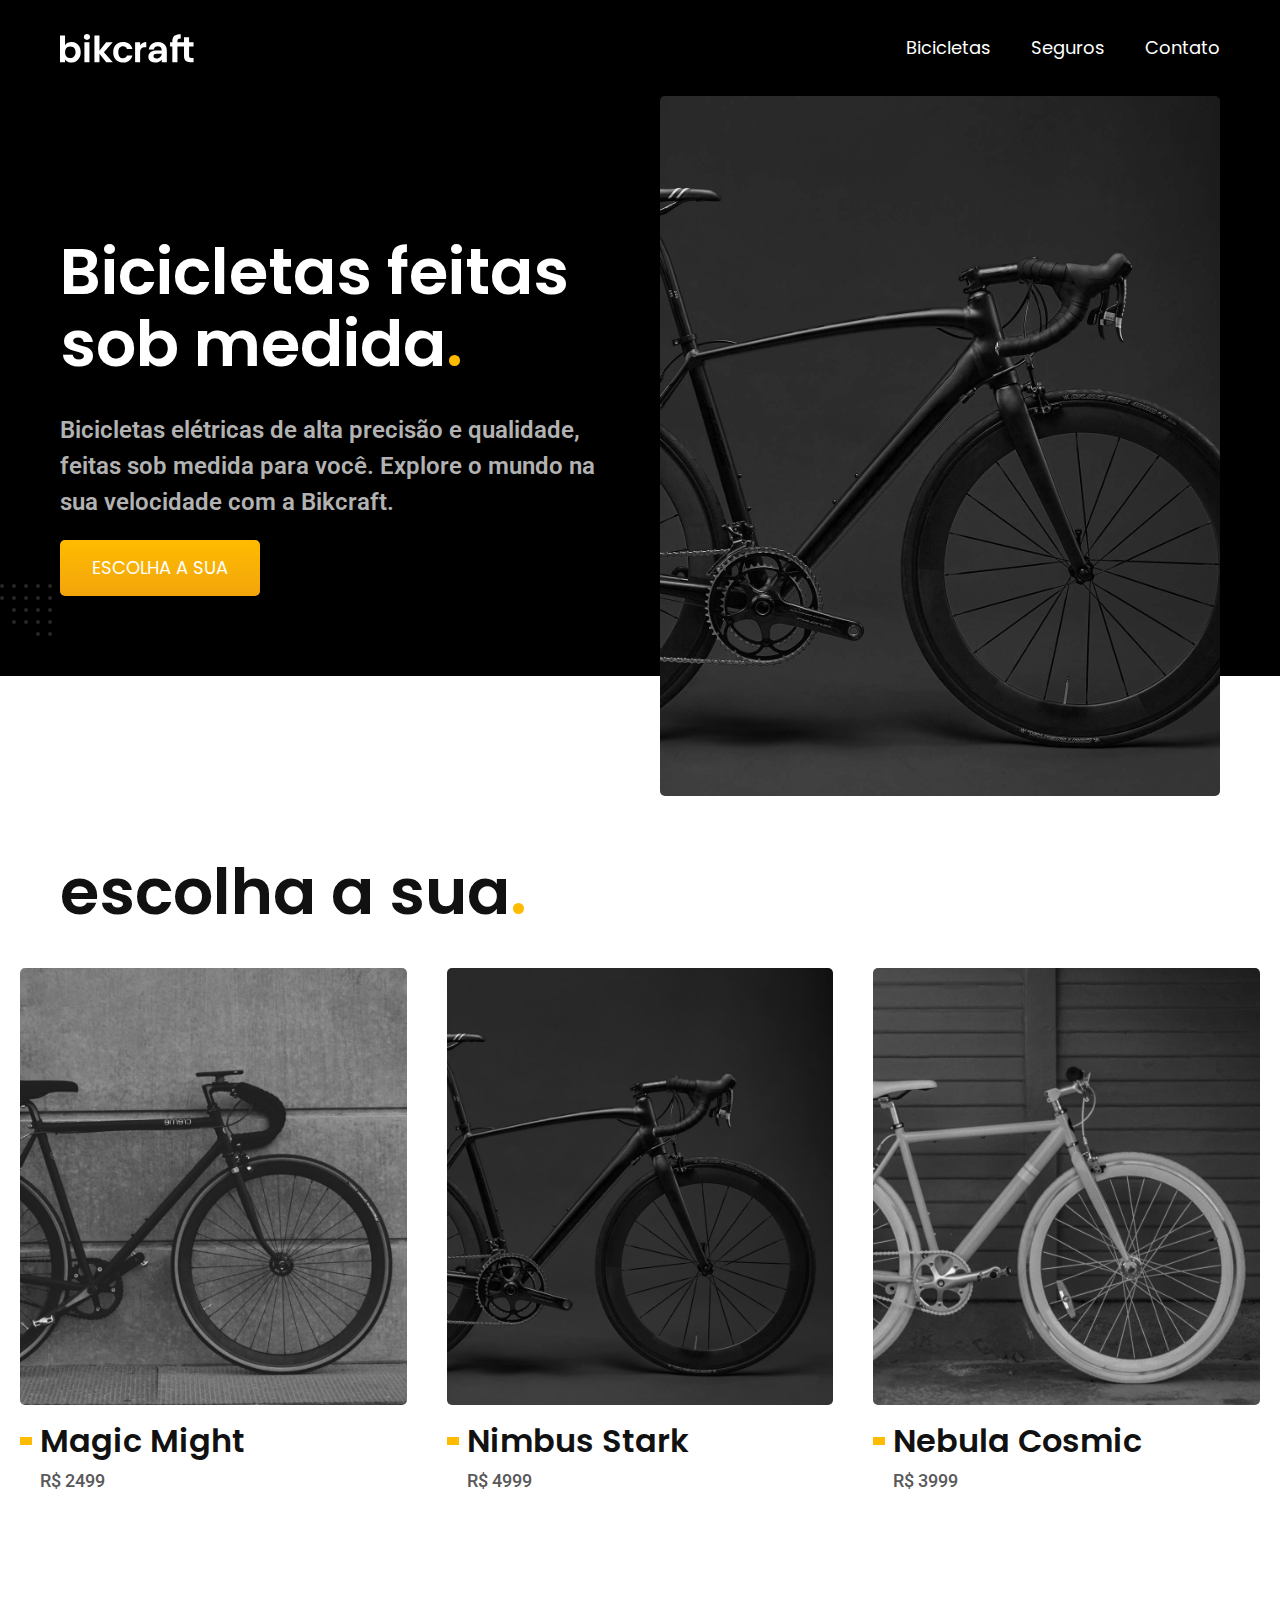
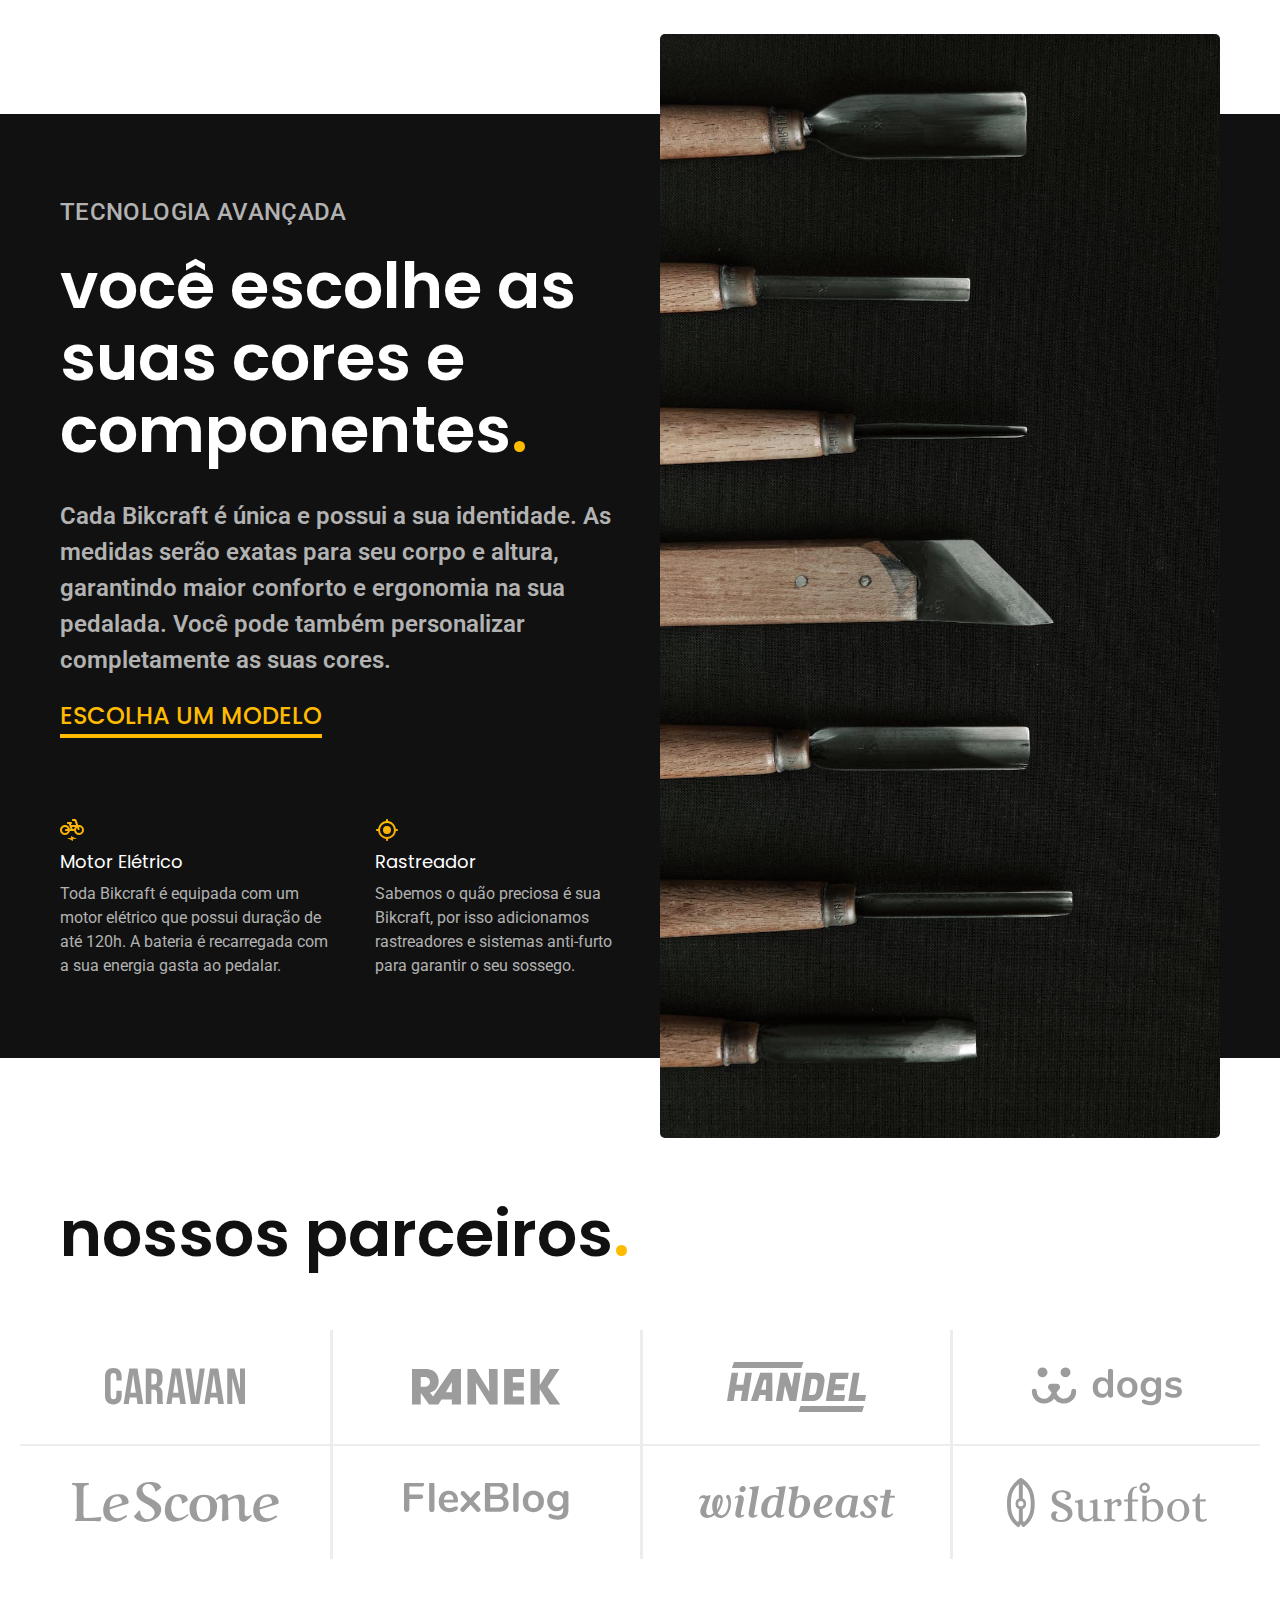
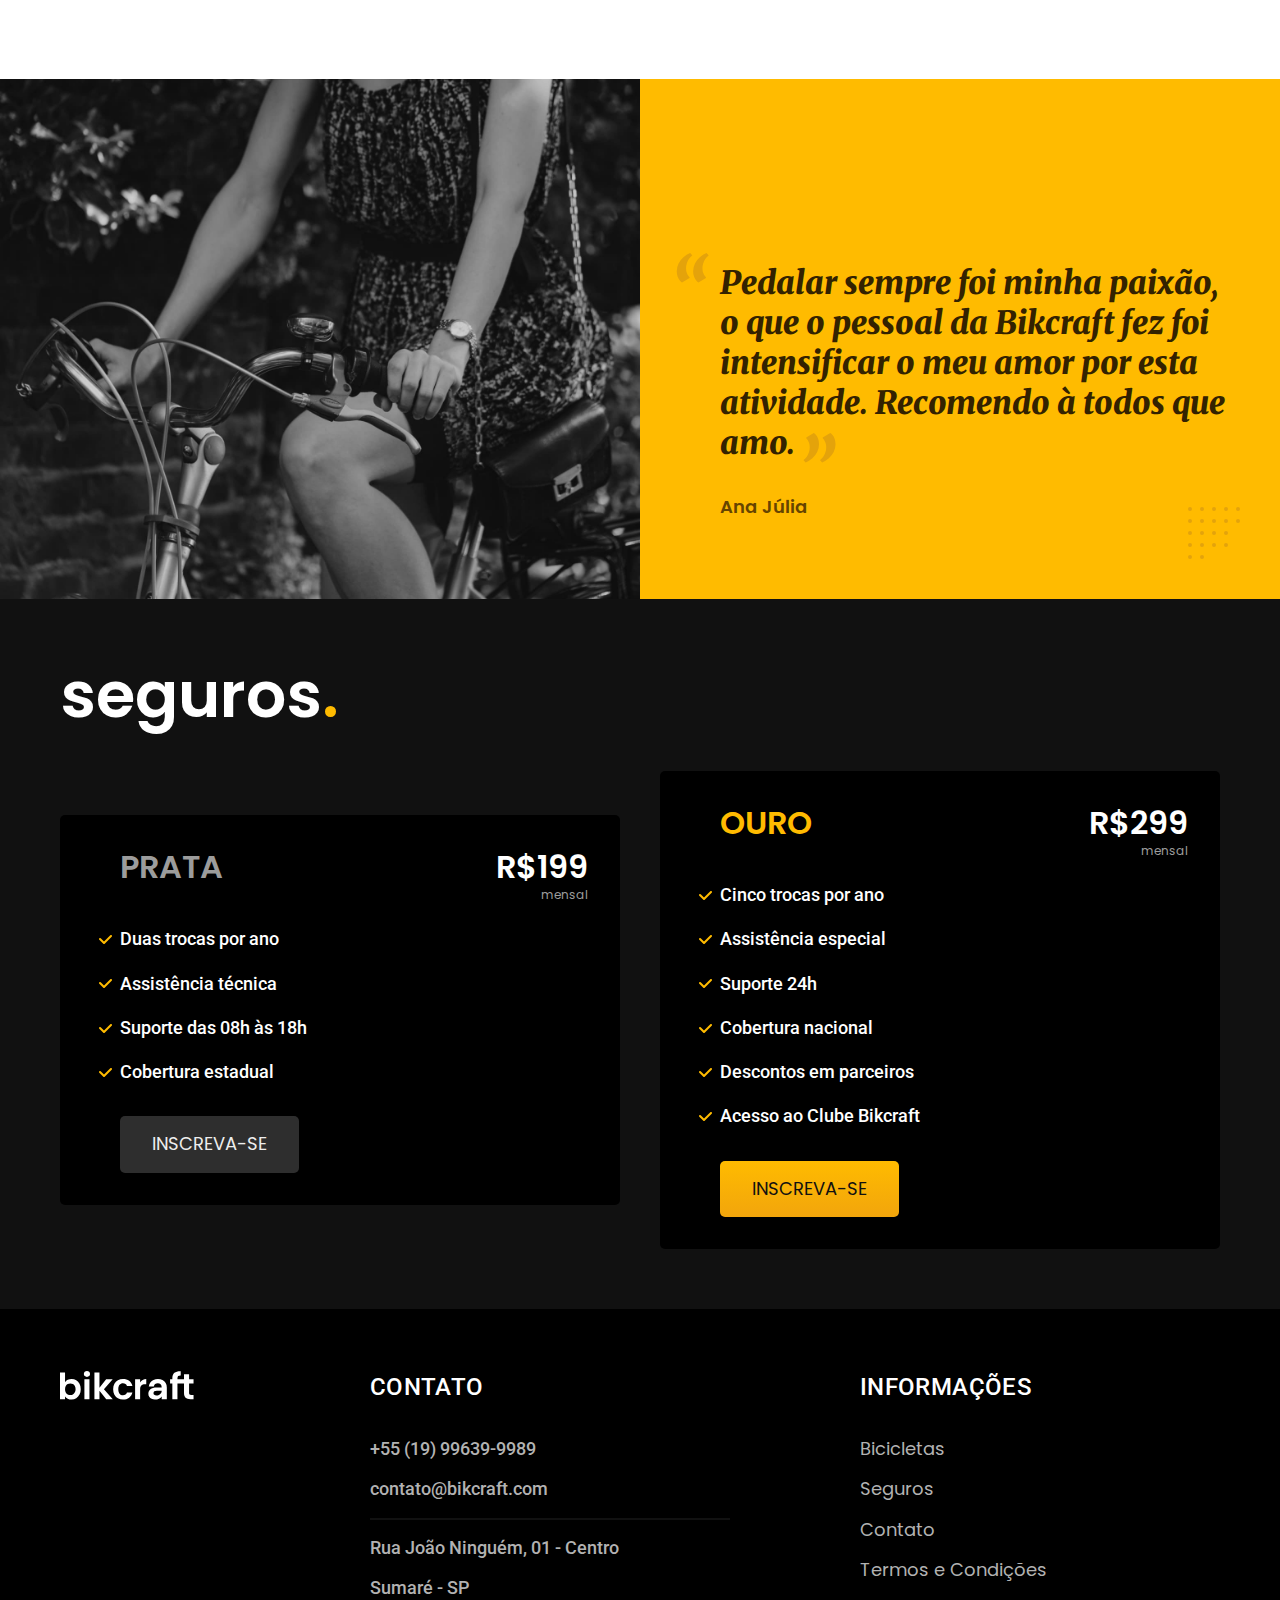
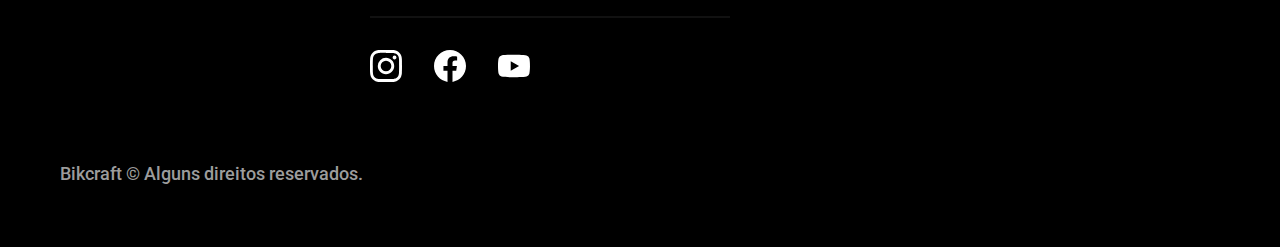
<file: index.html>
<!DOCTYPE html>
<html lang="pt-br">

<head>
  <meta charset="UTF-8">
  <meta name="viewport" content="width=device-width, initial-scale=1.0">
  <title>Bikcraft - Bicicletas Elétricas</title>
  <meta name="description" content="Bicicletas elétricas de alta precisão e qualidade,  feitas sob medida para o cliente. Explore o mundo na sua velocidade com a Bikcraft.">
  <link rel="icon" href="./favicon.svg" type="image/svg+xml">
  <link rel="preload" href="./css/style.css" as="style">
  <link rel="stylesheet" href="./css/style.css">
  <link rel="preconnect" href="https://fonts.googleapis.com">
  <link rel="preconnect" href="https://fonts.gstatic.com" crossorigin>
  <link href="https://fonts.googleapis.com/css2?family=Merriweather:ital,opsz,wght@1,18..144,900&family=Poppins:wght@400;600&family=Roboto:wght@100..900&display=swap" rel="stylesheet">

  <script>document.documentElement.classList.add('js');</script>
</head>

<body>
  <header class="header-bg">
    <div class="header container">
      <a href="./">
        <img src="./img/bikcraft.svg" width="136" height="32" alt="Bikcraft">
      </a>

      <nav aria-label="primaria">
        <ul class="header-menu font-1-m cor-0">
          <li><a href="./bicicletas.html">Bicicletas</a></li>
          <li><a href="./seguros.html">Seguros</a></li>
          <li><a href="./contato.html">Contato</a></li>
        </ul>
      </nav>
    </div>
  </header>

  <main class="introducao-bg">
    <div class="introducao container">
      <div class="introducao-conteudo">
        <h1 class="font-1-xxl cor-0 fadeInDown" data-anime="200">Bicicletas feitas sob medida<span class="cor-p1">.</span></h1>
        <p class="font-2-l cor-5 fadeInDown" data-anime="400">Bicicletas elétricas de alta precisão e qualidade, feitas sob medida para você. Explore o mundo na sua velocidade com a Bikcraft.</p>
        <a class="botao fadeInDown" data-anime="600" href="./bicicletas.html">Escolha a sua</a>
      </div>
      <picture class="fadeInDown" data-anime="800">
        <source media="(max-width:800px)" srcset="./img/bicicletas/nimbus.jpg">
        <img src="./img/fotos/introducao.jpg" width="1280" height="1600" alt="Bicicleta elétrica preta.">
      </picture>
    </div>
  </main>
  <article class="bicicletas-lista">
    <h2 class="container font-1-xxl">escolha a sua<span class="cor-p1">.</span></h2>

    <ul>
      <li>
        <a href="./bicicletas/magic.html">
          <img src="./img/bicicletas/magic-home.jpg" width="920" height="1040" alt="Bicicleta preta">
          <h3 class="font-1-xl">Magic Might</h3>
          <span class="font-2-m cor-8">R$ 2499</span>
        </a>
      </li>
      <li>
        <a href="./bicicletas/nimbus.html">
          <img src="./img/bicicletas/nimbus-home.jpg" width="920" height="1040" alt="Bicicleta preta">
          <h3 class="font-1-xl">Nimbus Stark</h3>
          <span class="font-2-m cor-8">R$ 4999</span>
        </a>
      </li>
      <li>
        <a href="./bicicletas/nebula.html">
          <img src="./img/bicicletas/nebula-home.jpg" width="920" height="1040" alt="Bicicleta preta">
          <h3 class="font-1-xl">Nebula Cosmic</h3>
          <span class="font-2-m cor-8">R$ 3999</span>
        </a>
      </li>
    </ul>

  </article>

  <article class="tecnologia-bg">
    <div class="tecnologia container">
      <div class="tecnologia-conteudo">
        <span class="font-2-l-b cor-5">Tecnologia Avançada</span>
        <h2 class="font-1-xxl cor-0">você escolhe as suas cores e componentes<span class="cor-p1">.</span></h2>
        <p class="font-2-l cor-5">Cada Bikcraft é única e possui a sua identidade. As medidas serão exatas para seu corpo e altura, garantindo maior conforto e ergonomia na sua pedalada. Você pode também personalizar completamente as suas cores.</p>
        <a class="link" href="./bicicletas.html">Escolha um modelo</a>
        <div class="tecnologia-vantagens">
          <div>
            <img src="./img/icones/eletrica.svg" width="24" height="24" alt="">
            <h3 class="font-1-m cor-0">Motor Elétrico</h3>
            <p class="font-2-s cor-5">Toda Bikcraft é equipada com um motor elétrico que possui duração de até 120h. A bateria é recarregada com a sua energia gasta ao pedalar.</p>
          </div>
          <div>
            <img src="./img/icones/rastreador.svg" width="24" height="24" alt="">
            <h3 class="font-1-m cor-0">Rastreador</h3>
            <p class="font-2-s cor-5">Sabemos o quão preciosa é sua Bikcraft, por isso adicionamos rastreadores e sistemas anti-furto para garantir o seu sossego.</p>
          </div>
        </div>
      </div>
      <div class="tecnologia-imagem">
        <img src="./img/fotos/tecnologia.jpg" width="1200" height="1920" alt="">
      </div>
    </div>
  </article>
  <section class="parceiros" aria-label="Nossos Parceiros">
    <h2 class="container font-1-xxl">nossos parceiros<span class="cor-p1">.</span></h2>

    <ul>
      <li><img src="./img/parceiros/caravan.svg" width="140" height="38" alt="caravan"></li>
      <li><img src="./img/parceiros/ranek.svg" width="149" height="36" alt="ranek"></li>
      <li><img src="./img/parceiros/handel.svg" width="139" height="50" alt="handel"></li>
      <li><img src="./img/parceiros/dogs.svg" width="152" height="39" alt="dogs"></li>
      <li><img src="./img/parceiros/lescone.svg" width="208" height="41" alt="lescone"></li>
      <li><img src="./img/parceiros/flexblog.svg" width="165" height="38" alt="flexblog"></li>
      <li><img src="./img/parceiros/wildbeast.svg" width="196" height="34" alt="wildbeast"></li>
      <li><img src="./img/parceiros/surfbot.svg" width="200" height="49" alt="surfbot"></li>
    </ul>
  </section>

  <section class="depoimento" aria-label="Depoimento">
    <div>
      <img src="./img/fotos/depoimento.jpg" width="1560" height="1360" alt="Pessoa pedalando uma bicicleta Bikcraft">
    </div>
    <div class="depoimento-conteudo">
      <blockquote class="font-1-xl cor-p5">
        <p>Pedalar sempre foi minha paixão, o que o pessoal da Bikcraft fez foi intensificar o meu amor por esta atividade. Recomendo à todos que amo.</p>
      </blockquote>
      <span class="font-1-m-b cor-p4">Ana Júlia</span>
    </div>
  </section>

  <article class="seguros-bg">
    <div class="seguros container">
      <h2 class="font-1-xxl cor-0">seguros<span class="cor-p1">.</span></h2>
      <div class="seguros-item">
        <h3 class="font-1-xl cor-6">PRATA</h3>
        <span class="font-1-xl cor-0">R$199 <span class="font-1-xs cor-6">mensal</span></span>
        <ul class="font-2-m cor-0">
          <li>Duas trocas por ano</li>
          <li>Assistência técnica</li>
          <li>Suporte das 08h às 18h</li>
          <li>Cobertura estadual</li>
        </ul>
        <a class="botao secundario" href="./orcamento.html">Inscreva-se</a>
      </div>
      <div class="seguros-item">
        <h3 class="font-1-xl cor-p1">OURO</h3>
        <span class="font-1-xl cor-0">R$299 <span class="font-1-xs cor-6">mensal</span></span>
        <ul class="font-2-m cor-0">
          <li>Cinco trocas por ano</li>
          <li>Assistência especial</li>
          <li>Suporte 24h</li>
          <li>Cobertura nacional</li>
          <li>Descontos em parceiros</li>
          <li>Acesso ao Clube Bikcraft</li>
        </ul>
        <a class="botao" href="./orcamento.html">Inscreva-se</a>
      </div>
    </div>
  </article>
  <footer class="footer-bg">
    <div class="footer container">
      <img src="./img/bikcraft.svg" width="136" height="32" alt="Bikcraft">
      <div class="footer-contato">
        <h3 class="font-2-l-b cor-0">Contato</h3>
        <ul class="font-2-m cor-5">
          <li><a href="tel:+5519996399989">+55 (19) 99639-9989</a></li>
          <li><a href="mailto:contato@bikcraft.com">contato@bikcraft.com</a></li>
          <li><a href="mailto:contato@bikcraft.com">Rua João Ninguém, 01 - Centro</a></li>
          <li>Sumaré - SP</li>
        </ul>
        <div class="footer-redes">
          <a href="./">
            <img src="./img/redes/instagram.svg" width="32" height="32" alt="Instagram">
          </a>
          <a href="./">
            <img src="./img/redes/facebook.svg" width="32" height="32" alt="Facebook">
          </a>
          <a href="./">
            <img src="./img/redes/youtube.svg" width="32" height="32" alt="Youtube">
          </a>
        </div>
      </div>
      <div class="footer-informacoes">
        <h3 class="font-2-l-b cor-0">Informações</h3>
        <nav>
          <ul class="font-1-m cor-5">
            <li><a href="./bicicletas.html">Bicicletas</a></li>
            <li><a href="./seguros.html">Seguros</a></li>
            <li><a href="./contato.html">Contato</a></li>
            <li><a href="./termos.html">Termos e Condições</a></li>
          </ul>
        </nav>
      </div>
      <p class="footer-copy font-2-m cor-6">Bikcraft © Alguns direitos reservados.</p>
    </div>

  </footer>
  <script src="./js/plugins/simple-anime.js"></script>
  <script src="./js/script.js"></script>
</body>

</html>
</file>
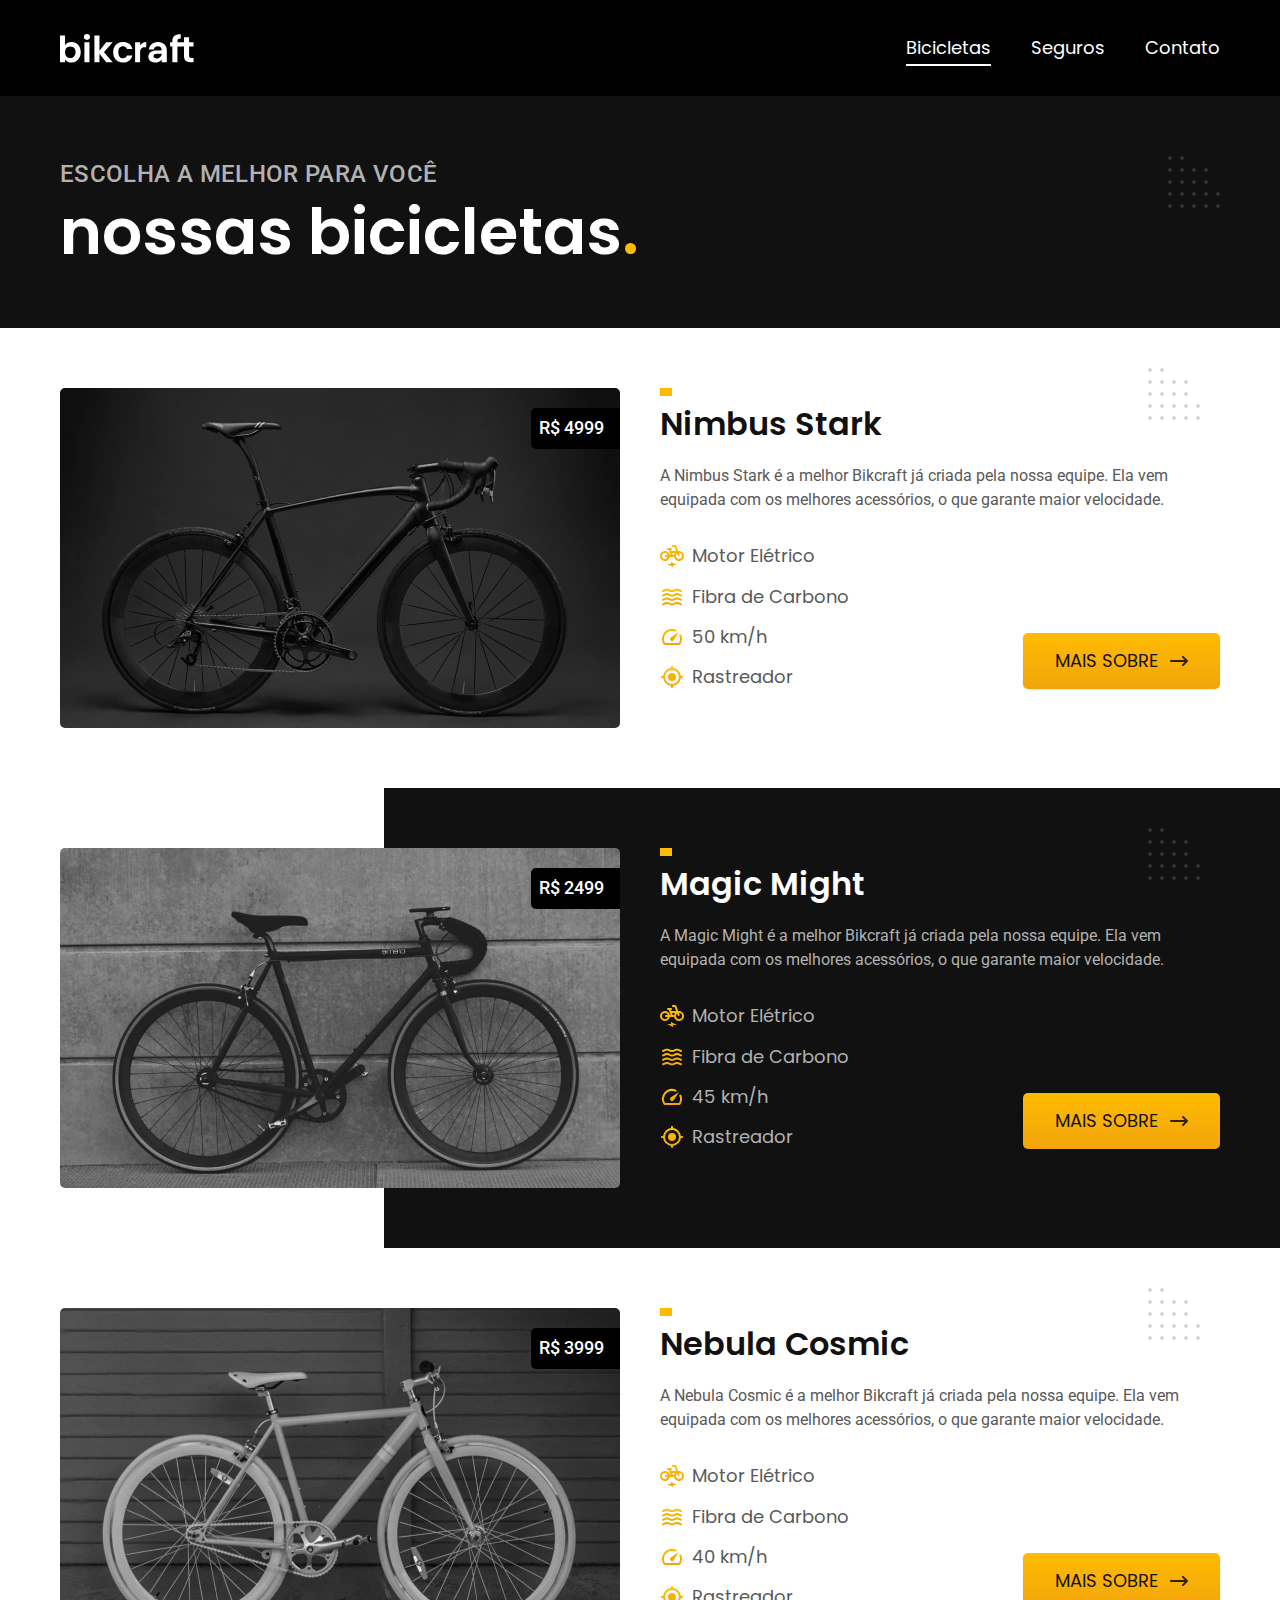
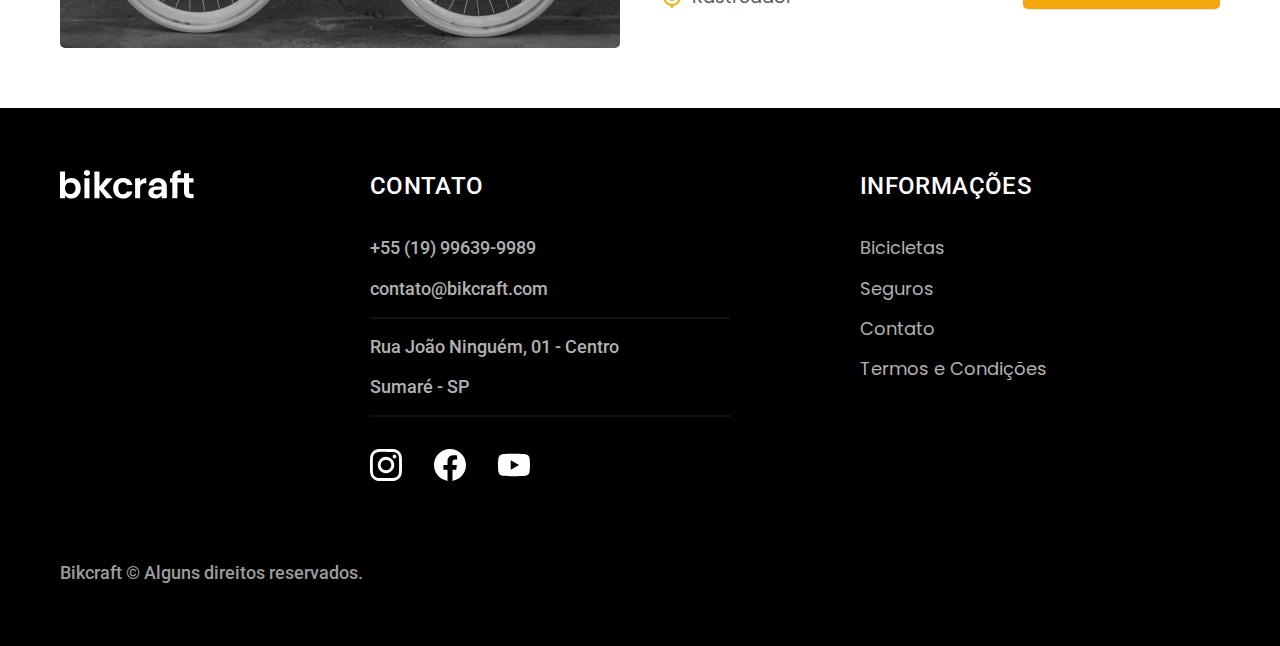
<file: bicicletas.html>
<!DOCTYPE html>
<html lang="pt-br">

<head>
  <meta charset="UTF-8">
  <meta name="viewport" content="width=device-width, initial-scale=1.0">
  <title>Bicicletas | Bikcraft</title>
  <meta name="description" content="Bicicletas.">
     <link rel="icon" href="./favicon.svg" type="image/svg+xml">
  <link rel="preload" href="./css/style.css" as="style">
  <link rel="stylesheet" href="./css/style.css">
  <link rel="preconnect" href="https://fonts.googleapis.com">
  <link rel="preconnect" href="https://fonts.gstatic.com" crossorigin>
  <link href="https://fonts.googleapis.com/css2?family=Merriweather:ital,opsz,wght@1,18..144,900&family=Poppins:wght@400;600&family=Roboto:wght@100..900&display=swap" rel="stylesheet">
  <script>document.documentElement.classList.add('js');</script>
</head>

<body id="bicicletas">
  <header class="header-bg">
    <div class="header container">
      <a href="./">
        <img src="./img/bikcraft.svg" alt="Bikcraft">
      </a>

      <nav aria-label="primaria">
        <ul class="header-menu font-1-m cor-0">
          <li><a href="./bicicletas.html">Bicicletas</a></li>
          <li><a href="./seguros.html">Seguros</a></li>
          <li><a href="./contato.html">Contato</a></li>
        </ul>
      </nav>
    </div>
  </header>

  <main>
    <div class="titulo-bg">
      <div class="titulo container">
        <p class="font-2-l-b cor-5">Escolha a melhor para você</p>
        <h1 class="font-1-xxl cor-0">nossas bicicletas<span class="cor-p1">.</span></h1>
      </div>
    </div>

    <div class="bicicletas container">
      <div class="bicicletas-imagem">
        <img src="./img/bicicletas/nimbus.jpg" width="1120" height="680" alt="Bicicleta preta">
        <span class="font-2-m cor-0">R$ 4999</span>
      </div>
      <div class="bicicletas-conteudo">
        <h2 class="font-1-xl">Nimbus Stark</h2>
        <p class="font-2-s cor-8">A Nimbus Stark é a melhor Bikcraft já criada pela nossa equipe. Ela vem equipada com os melhores acessórios, o que garante maior velocidade.</p>
        <ul class="font-1-m cor-8">
          <li>
            <img src="./img/icones/eletrica.svg" alt="">
            Motor Elétrico
          </li>
          <li>
            <img src="./img/icones/carbono.svg" alt="">
            Fibra de Carbono
          </li>
          <li>
            <img src="./img/icones/velocidade.svg" alt="">
            50 km/h
          </li>
          <li>
            <img src="./img/icones/rastreador.svg" alt="">
            Rastreador
          </li>
        </ul>
        <a class="botao seta" href="./bicicletas/nimbus.html">Mais Sobre</a>
      </div>
    </div>


    <div class="bicicletas-bg">
      <div class="bicicletas container">
        <div class="bicicletas-imagem">
          <img src="./img/bicicletas/magic.jpg" width="1120" height="680" alt="Bicicleta preta">
          <span class="font-2-m cor-0">R$ 2499</span>
        </div>
        <div class="bicicletas-conteudo">
          <h2 class="font-1-xl cor-0">Magic Might</h2>
          <p class="font-2-s cor-5">A Magic Might é a melhor Bikcraft já criada pela nossa equipe. Ela vem equipada com os melhores acessórios, o que garante maior velocidade.</p>
          <ul class="font-1-m cor-5">
            <li>
              <img src="./img/icones/eletrica.svg" alt="">
              Motor Elétrico
            </li>
            <li>
              <img src="./img/icones/carbono.svg" alt="">
              Fibra de Carbono
            </li>
            <li>
              <img src="./img/icones/velocidade.svg" alt="">
              45 km/h
            </li>
            <li>
              <img src="./img/icones/rastreador.svg" alt="">
              Rastreador
            </li>
          </ul>
          <a class="botao seta" href="./bicicletas/magic.html">Mais Sobre</a>
        </div>
      </div>
    </div>


    <div class="bicicletas container">
      <div class="bicicletas-imagem">
        <img src="./img/bicicletas/nebula.jpg" width="1120" height="680" alt="Bicicleta preta">
        <span class="font-2-m cor-0">R$ 3999</span>
      </div>
      <div class="bicicletas-conteudo">
        <h2 class="font-1-xl">Nebula Cosmic</h2>
        <p class="font-2-s cor-8">A Nebula Cosmic é a melhor Bikcraft já criada pela nossa equipe. Ela vem equipada com os melhores acessórios, o que garante maior velocidade.</p>
        <ul class="font-1-m cor-8">
          <li>
            <img src="./img/icones/eletrica.svg" alt="">
            Motor Elétrico
          </li>
          <li>
            <img src="./img/icones/carbono.svg" alt="">
            Fibra de Carbono
          </li>
          <li>
            <img src="./img/icones/velocidade.svg" alt="">
            40 km/h
          </li>
          <li>
            <img src="./img/icones/rastreador.svg" alt="">
            Rastreador
          </li>
        </ul>
        <a class="botao seta" href="./bicicletas/nebula.html">Mais Sobre</a>
      </div>
    </div>


  </main>

  <footer class="footer-bg">
    <div class="footer container">
      <img src="./img/bikcraft.svg" alt="Bikcraft">
      <div class="footer-contato">
        <h3 class="font-2-l-b cor-0">Contato</h3>
        <ul class="font-2-m cor-5">
          <li><a href="tel:+5519996399989">+55 (19) 99639-9989</a></li>
          <li><a href="mailto:contato@bikcraft.com">contato@bikcraft.com</a></li>
          <li><a href="mailto:contato@bikcraft.com">Rua João Ninguém, 01 - Centro</a></li>
          <li>Sumaré - SP</li>
        </ul>
        <div class="footer-redes">
          <a href="./">
            <img src="./img/redes/instagram.svg" alt="Instagram">
          </a>
          <a href="./">
            <img src="./img/redes/facebook.svg" alt="Facebook">
          </a>
          <a href="./">
            <img src="./img/redes/youtube.svg" alt="Youtube">
          </a>
        </div>
      </div>
      <div class="footer-informacoes">
        <h3 class="font-2-l-b cor-0">Informações</h3>
        <nav>
          <ul class="font-1-m cor-5">
            <li><a href="./bicicletas.html">Bicicletas</a></li>
            <li><a href="./seguros.html">Seguros</a></li>
            <li><a href="./contato.html">Contato</a></li>
            <li><a href="./termos.html">Termos e Condições</a></li>
          </ul>
        </nav>
      </div>
      <p class="footer-copy font-2-m cor-6">Bikcraft © Alguns direitos reservados.</p>
    </div>

  </footer>
  <script src="./js/script.js"></script>
</body>

</html>
</file>
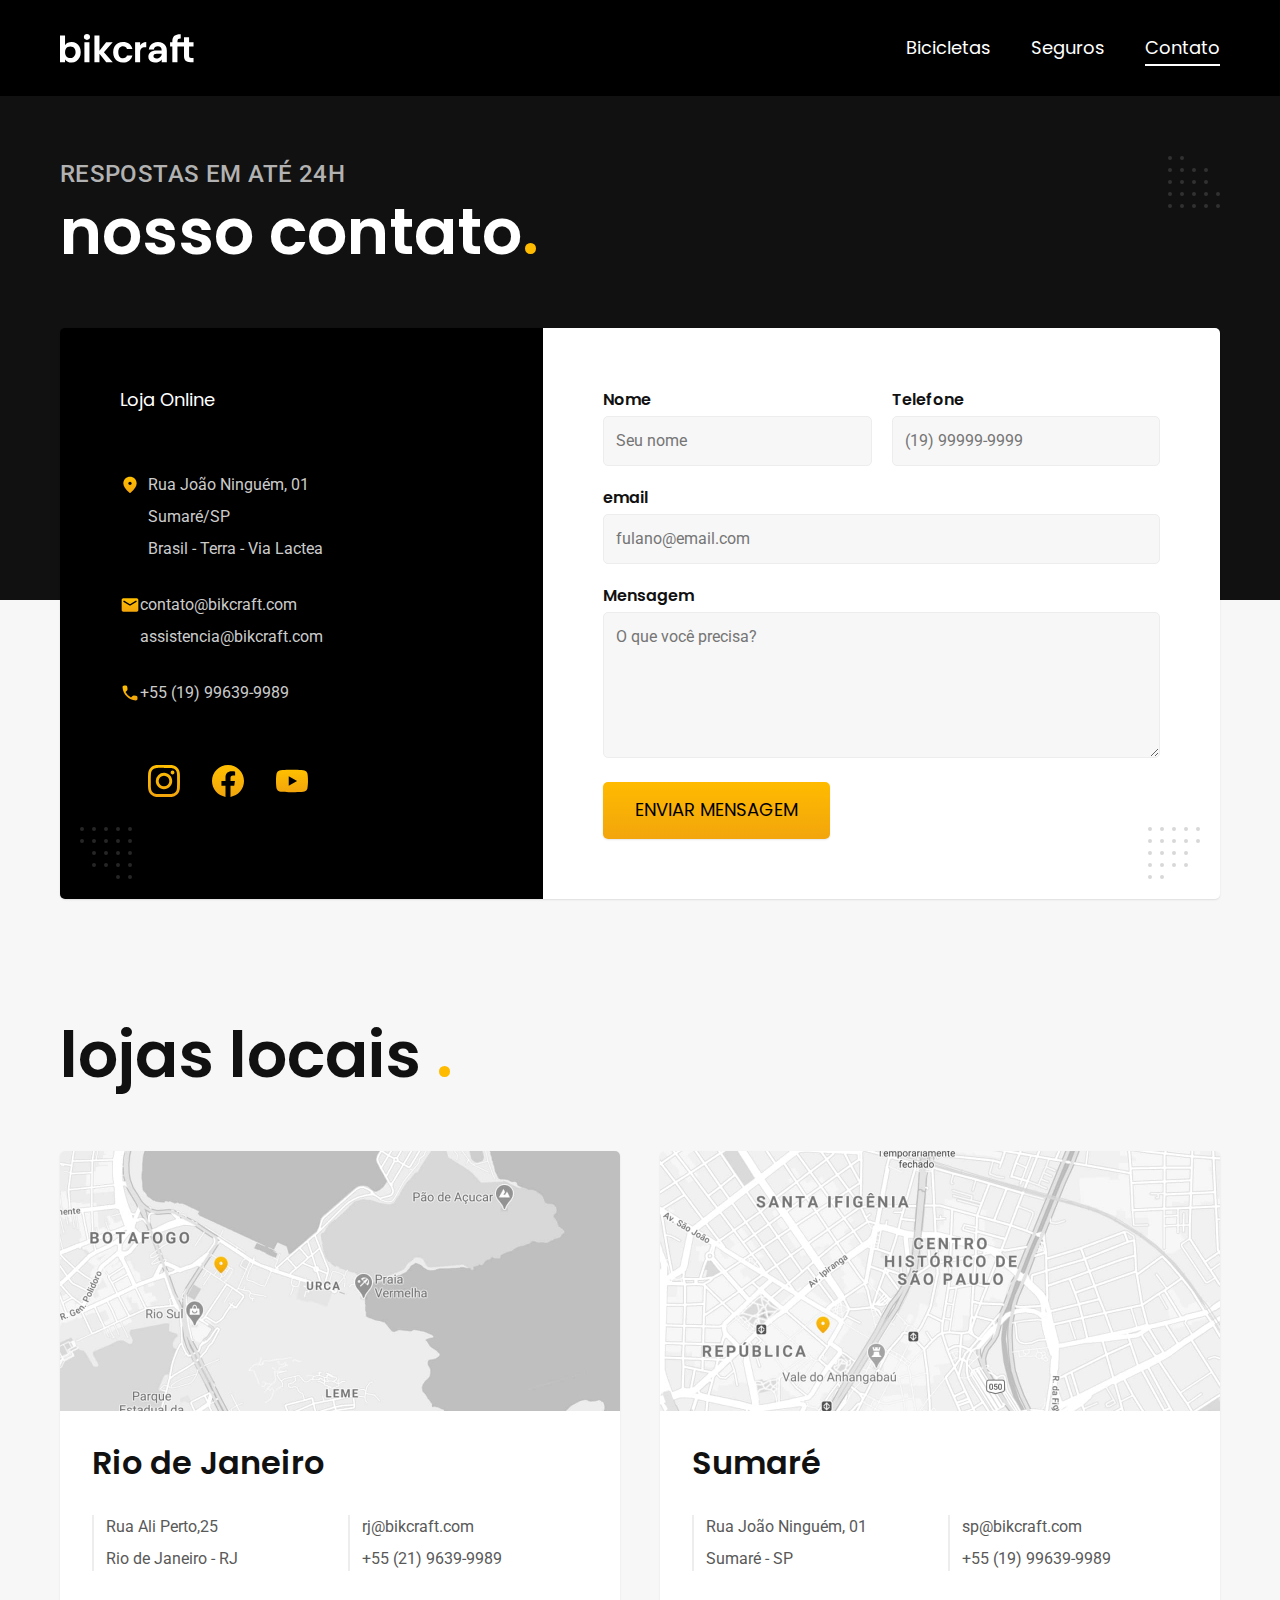
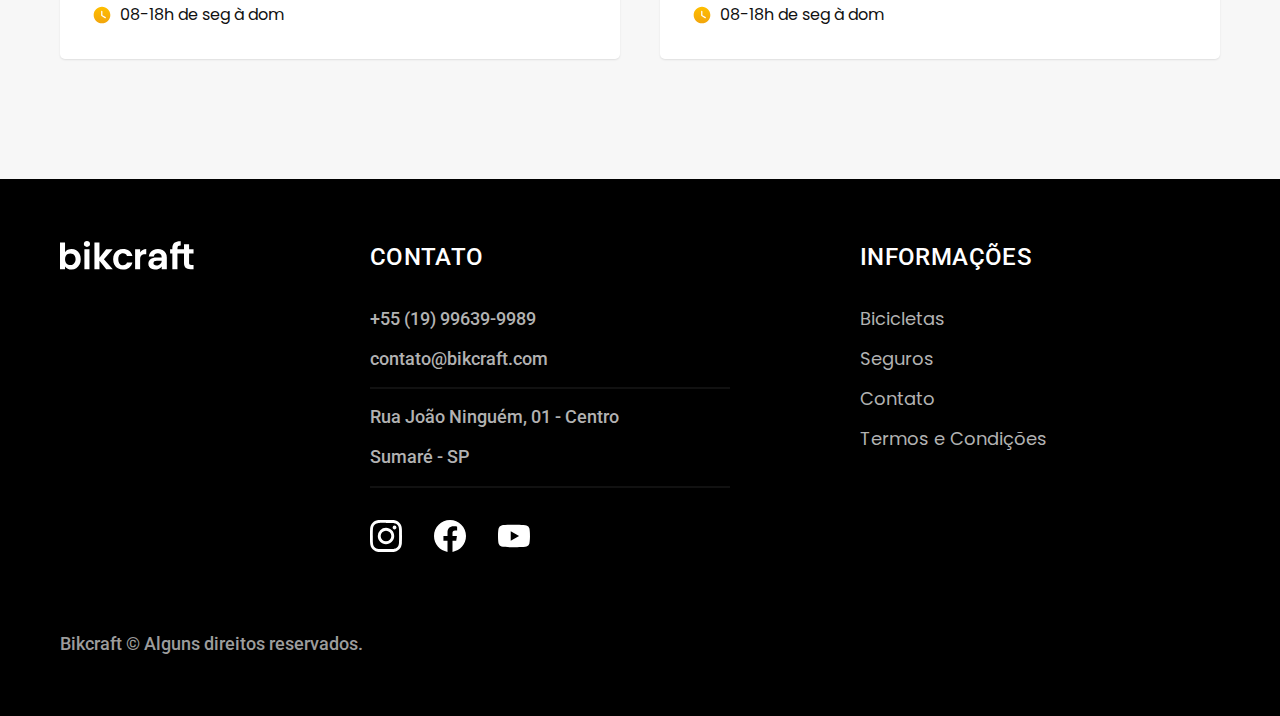
<file: contato.html>
<!DOCTYPE html>
<html lang="pt-br">

<head>
  <meta charset="UTF-8">
  <meta name="viewport" content="width=device-width, initial-scale=1.0">
  <title>Contato | Bikcraft</title>
  <meta name="description" content="Contato.">
     <link rel="icon" href="./favicon.svg" type="image/svg+xml">
  <link rel="preload" href="./css/style.css" as="style">
  <link rel="stylesheet" href="./css/style.css">
  <link rel="preconnect" href="https://fonts.googleapis.com">
  <link rel="preconnect" href="https://fonts.gstatic.com" crossorigin>
  <link href="https://fonts.googleapis.com/css2?family=Merriweather:ital,opsz,wght@1,18..144,900&family=Poppins:wght@400;600&family=Roboto:wght@100..900&display=swap" rel="stylesheet">
  <script>document.documentElement.classList.add('js');</script>
</head>

<body id="contato">
  <header class="header-bg">
    <div class="header container">
      <a href="./">
        <img src="./img/bikcraft.svg" alt="Bikcraft">
      </a>

      <nav aria-label="primaria">
        <ul class="header-menu font-1-m cor-0">
          <li><a href="./bicicletas.html">Bicicletas</a></li>
          <li><a href="./seguros.html">Seguros</a></li>
          <li><a href="./contato.html">Contato</a></li>
        </ul>
      </nav>
    </div>
  </header>

  <main>
    <div class="titulo-bg">
      <div class="titulo container">
        <p class="font-2-l-b cor-5">Respostas em até 24h</p>
        <h1 class="font-1-xxl cor-0">nosso contato<span class="cor-p1">.</span></h1>
      </div>
    </div>

    <div class="contato container">
      <section class="contato-dados" aria-label="Endereço">
        <h2 class="font-1-m cor-0">Loja Online</h2>
        <div class="contato-endereco font-2-s cor-4">
          <p>Rua João Ninguém, 01</p>
          <p>Sumaré/SP</p>
          <p>Brasil - Terra - Via Lactea</p>
        </div>
        <address class="contato-meios font-2-s cor-4">
          <a href="mailto:contato@bikcraft.com">contato@bikcraft.com</a>
          <a href="mailto:assistencia@bikcraft.com">assistencia@bikcraft.com</a>
          <a href="tel:+5519996399989">+55 (19) 99639-9989</a>
        </address>
        <div class="contato-redes">
          <a href="./">
            <img src="./img/redes/instagram-p.svg" alt="Instagram">
          </a>
          <a href="./">
            <img src="./img/redes/facebook-p.svg" alt="Facebook">
          </a>
          <a href="./">
            <img src="./img/redes/youtube-p.svg" alt="Youtube">
          </a>
        </div>
      </section>
      <section class="contato-formulario" aria-label="Formulário">
        <form class="form" action="./contato.html">
          <div>
            <label for="nome">Nome</label>
            <input type="text" id="nome" name="nome" placeholder="Seu nome">
          </div>
          <div>
            <label for="telefone">Telefone</label>
            <input type="text" id="telefone" name="telefone" placeholder="(19) 99999-9999">
          </div>
          <div class="col-2">
            <label for="email">email</label>
            <input type="email" id="email" name="email" placeholder="fulano@email.com">
          </div>
          <div class="col-2">
            <label for="mensagem">Mensagem</label>
            <textarea rows="5" id="mensagem" name="mensagem" placeholder="O que você precisa?"></textarea>
          </div>
          <button class="botao col-2">Enviar Mensagem</button>
        </form>
      </section>
    </div>
  </main>

  <article class="lojas container">
    <h2 class="font-1-xxl">lojas locais <span class="cor-p1">.</span></h2>
    <div class="lojas-item">
      <img src="./img/lojas/rj.jpg" alt="mapa marcando o endereço em Rua Ali Perto,25 - Rio de Janeiro - RJ">
      <div class="lojas-conteudo">
        <h3 class="font-1-xl">Rio de Janeiro</h3>
        <div class="lojas-dados font-2-s cor-8">
          <p>Rua Ali Perto,25</p>
          <p>Rio de Janeiro - RJ</p>
        </div>
        <div class="lojas-dados font-2-s cor-8">
          <a href="mailto:rj@bikcraft.com">rj@bikcraft.com</a>
          <a href="tel:+5519996399989">+55 (21) 9639-9989</a>
        </div>
        <p class="lojas-tempo font-1-s"><img src="./img/icones/horario.svg">08-18h de seg à dom</p>
      </div>
    </div>
    <div class="lojas-item">
      <img src="./img/lojas/sp.jpg" alt="mapa marcando o endereço em Rua João Ninguém, 01 - Sumaré - SP">
      <div class="lojas-conteudo">
        <h3 class="font-1-xl">Sumaré</h3>
        <div class="lojas-dados font-2-s cor-8">
          <p>Rua João Ninguém, 01</p>
          <p>Sumaré - SP</p>
        </div>
        <div class="lojas-dados font-2-s cor-8">
          <a href="mailto:sp@bikcraft.com">sp@bikcraft.com</a>
          <a href="tel:+5519996399989">+55 (19) 99639-9989</a>
        </div>
        <p class="lojas-tempo font-1-s"><img src="./img/icones/horario.svg">08-18h de seg à dom</p>
      </div>
    </div>
  </article>

  <footer class="footer-bg">
    <div class="footer container">
      <img src="./img/bikcraft.svg" alt="Bikcraft">
      <div class="footer-contato">
        <h3 class="font-2-l-b cor-0">Contato</h3>
        <ul class="font-2-m cor-5">
          <li><a href="tel:+5519996399989">+55 (19) 99639-9989</a></li>
          <li><a href="mailto:contato@bikcraft.com">contato@bikcraft.com</a></li>
          <li><a href="mailto:contato@bikcraft.com">Rua João Ninguém, 01 - Centro</a></li>
          <li>Sumaré - SP</li>
        </ul>
        <div class="footer-redes">
          <a href="./">
            <img src="./img/redes/instagram.svg" alt="Instagram">
          </a>
          <a href="./">
            <img src="./img/redes/facebook.svg" alt="Facebook">
          </a>
          <a href="./">
            <img src="./img/redes/youtube.svg" alt="Youtube">
          </a>
        </div>
      </div>
      <div class="footer-informacoes">
        <h3 class="font-2-l-b cor-0">Informações</h3>
        <nav>
          <ul class="font-1-m cor-5">
            <li><a href="./bicicletas.html">Bicicletas</a></li>
            <li><a href="./seguros.html">Seguros</a></li>
            <li><a href="./contato.html">Contato</a></li>
            <li><a href="./termos.html">Termos e Condições</a></li>
          </ul>
        </nav>
      </div>
      <p class="footer-copy font-2-m cor-6">Bikcraft © Alguns direitos reservados.</p>
    </div>

  </footer>
  <script src="./js/script.js"></script>
</body>

</html>
</file>
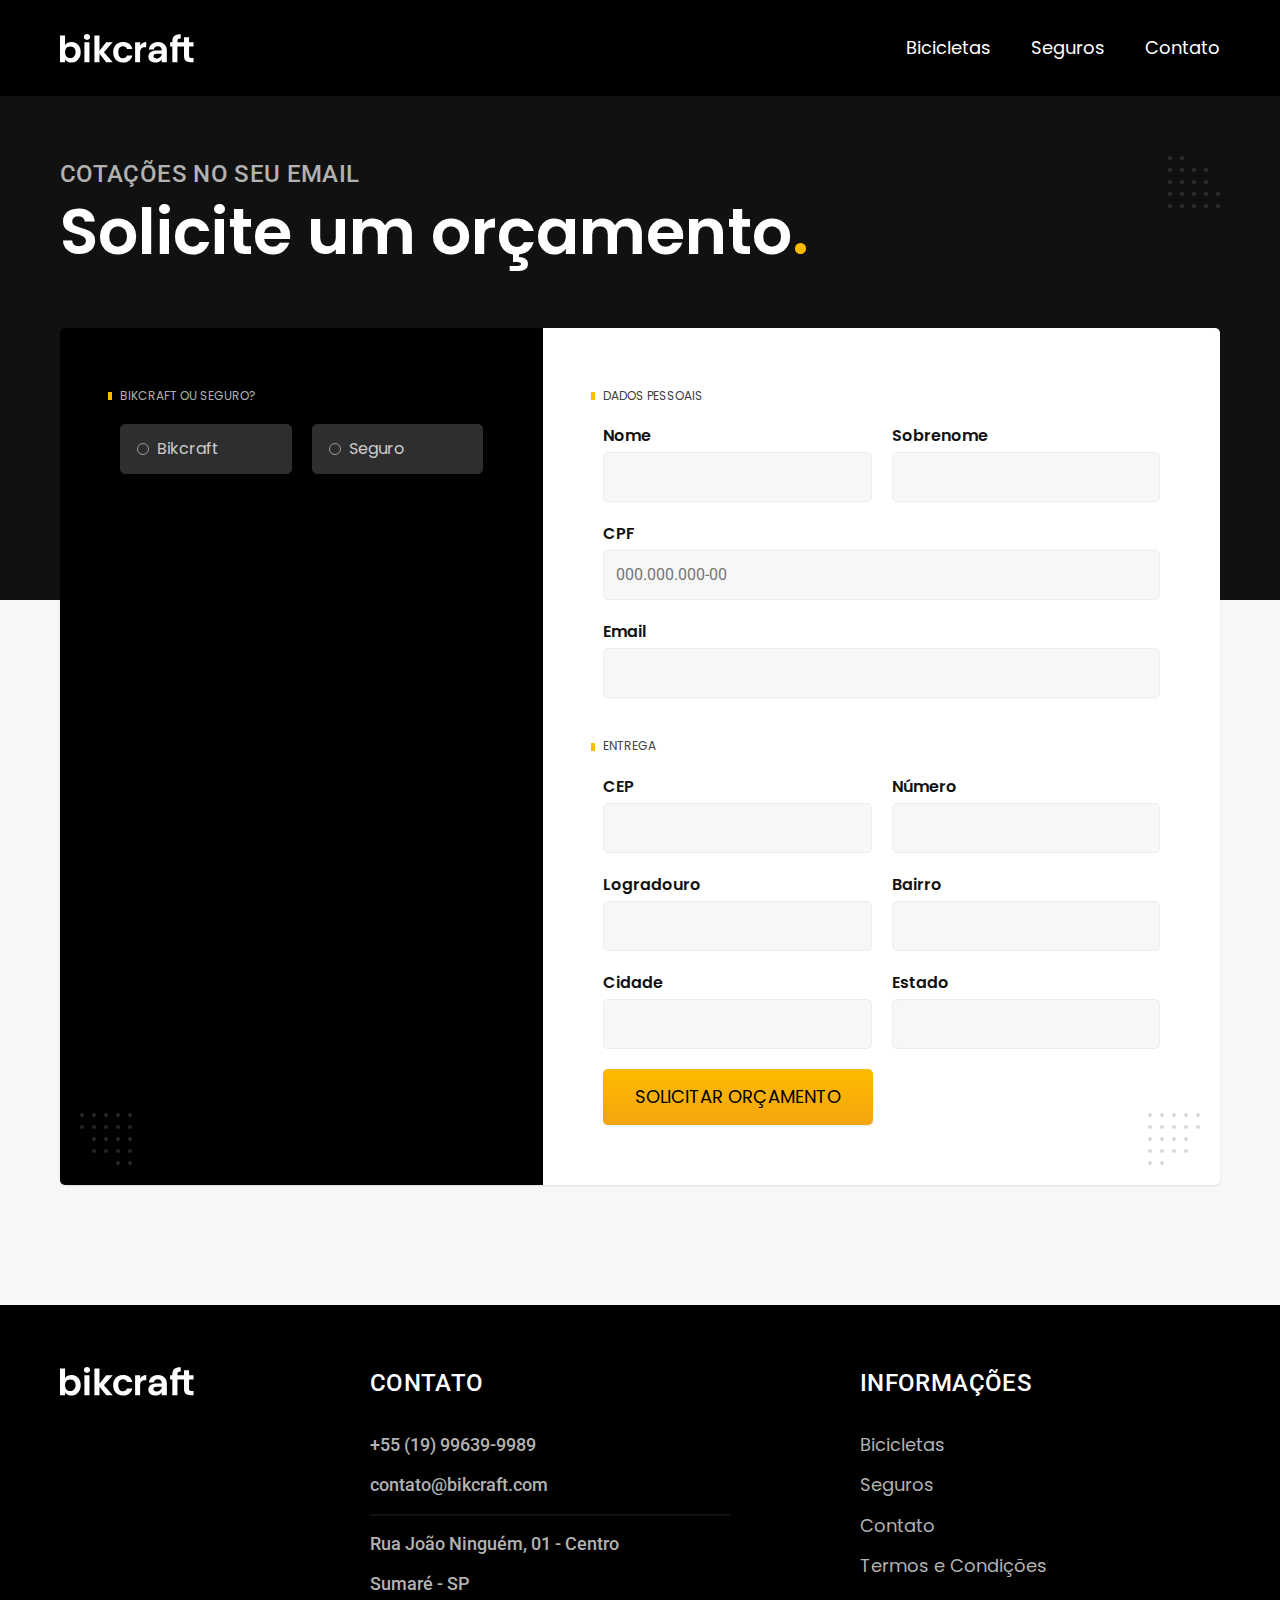
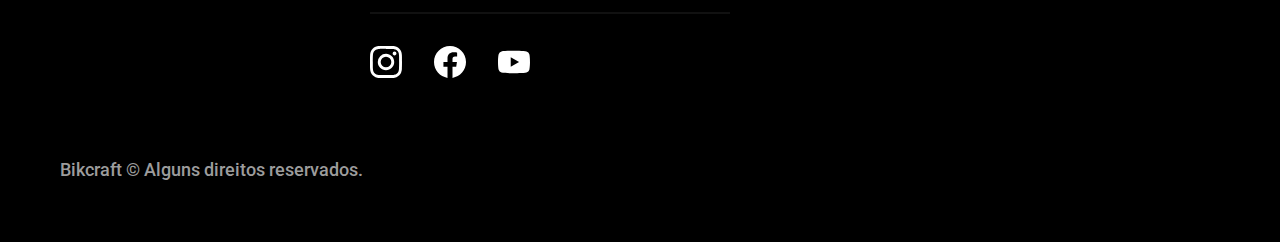
<file: orcamento.html>
<!DOCTYPE html>
<html lang="pt-br">

<head>
  <meta charset="UTF-8">
  <meta name="viewport" content="width=device-width, initial-scale=1.0">
  <title>Orçamento | Bikcraft</title>
  <meta name="description" content="Orçamento.">
     <link rel="icon" href="./favicon.svg" type="image/svg+xml">
  <link rel="preload" href="./css/style.css" as="style">
  <link rel="stylesheet" href="./css/style.css">
  <link rel="preconnect" href="https://fonts.googleapis.com">
  <link rel="preconnect" href="https://fonts.gstatic.com" crossorigin>
  <link href="https://fonts.googleapis.com/css2?family=Merriweather:ital,opsz,wght@1,18..144,900&family=Poppins:wght@400;600&family=Roboto:wght@100..900&display=swap" rel="stylesheet">
  <script>document.documentElement.classList.add('js');</script>
</head>

<body id="orcamento">
  <header class="header-bg">
    <div class="header container">
      <a href="./">
        <img src="./img/bikcraft.svg" alt="Bikcraft">
      </a>

      <nav aria-label="primaria">
        <ul class="header-menu font-1-m cor-0">
          <li><a href="./bicicletas.html">Bicicletas</a></li>
          <li><a href="./seguros.html">Seguros</a></li>
          <li><a href="./contato.html">Contato</a></li>
        </ul>
      </nav>
    </div>
  </header>

  <main>
    <div class="titulo-bg">
      <div class="titulo container">
        <p class="font-2-l-b cor-5">Cotações no seu email</p>
        <h1 class="font-1-xxl cor-0">Solicite um orçamento<span class="cor-p1">.</span></h1>
      </div>
    </div>

    <form class="orcamento container" action="./">
      <div class="orcamento-produto">
        <h2 class="font-1-xs cor-5"> Bikcraft ou Seguro?</h2>

        <input type="radio" name="tipo" value="bikcraft" id="bikcraft">
        <label for="bikcraft">Bikcraft</label>

        <input type="radio" name="tipo" value="seguro" id="seguro">
        <label for="seguro">Seguro</label>

        <div class="orcamento-conteudo" id="orcamento-bikcraft">
          <h2 class="font-1-s cor-5">Escolha a sua</h2>

          <input type="radio" name="produto" value="nimbus" id="nimbus">
          <label for="nimbus">Nimbus Stark <span>R$ 4999</span></label>
          <div class="orcamento-detalhes">
            <ul class="font-1-xs cor-8">
              <li><img src="./img/icones/eletrica.svg" alt="">Motor Elétrico</li>
              <li><img src="./img/icones/carbono.svg" alt="">Fibra de Carbono</li>
              <li><img src="./img/icones/velocidade.svg" alt="">50 km/h</li>
              <li><img src="./img/icones/rastreador.svg" alt="">Rastreador</li>
            </ul>
            <img src="./img/bicicletas/nimbus.jpg" alt="Bicicleta preta">
          </div>


          <input type="radio" name="produto" value="magic" id="magic">
          <label for="magic">Magic Might <span>R$ 2499</span></label>
          <div class="orcamento-detalhes">
            <ul class="font-1-xs cor-8">
              <li><img src="./img/icones/eletrica.svg" alt="">Motor Elétrico</li>
              <li><img src="./img/icones/carbono.svg" alt="">Fibra de Carbono</li>
              <li><img src="./img/icones/velocidade.svg" alt="">45 km/h</li>
              <li><img src="./img/icones/rastreador.svg" alt="">Rastreador</li>
            </ul>
            <img src="./img/bicicletas/magic.jpg" alt="Bicicleta preta">
          </div>
          <input type="radio" name="produto" value="nebula" id="nebula">
          <label for="nebula">Nebula Cosmic <span>R$ 3999</span></label>
          <div class="orcamento-detalhes">
            <ul class="font-1-xs cor-8">
              <li><img src="./img/icones/eletrica.svg" alt="">Motor Elétrico</li>
              <li><img src="./img/icones/carbono.svg" alt="">Fibra de Carbono</li>
              <li><img src="./img/icones/velocidade.svg" alt="">40 km/h</li>
              <li><img src="./img/icones/rastreador.svg" alt="">Rastreador</li>
            </ul>
            <img src="./img/bicicletas/nebula.jpg" alt="Bicicleta branca">
          </div>
        </div>

        <div class="orcamento-conteudo" id="orcamento-seguro">
          <h2 class="font-1-s cor-5">Escolha o plano</h2>

          <input type="radio" name="produto" value="prata" id="prata">
          <label for="prata">Prata <span>R$ 199</span></label>

          <input type="radio" name="produto" value="ouro" id="ouro">
          <label for="ouro">Ouro <span>R$ 299</span></label>
        </div>
      </div>

      <div class="orcamento-dados form">
        <h2 class="font-1-xs cor-9 col-2">dados pessoais</h2>
        <div>
          <label for="nome">Nome</label>
          <input type="text" id="nome" name="nome">
        </div>
        <div>
          <label for="sobrenome">Sobrenome</label>
          <input type="text" id="sobrenome" name="sobrenome">
        </div>
        <div class="col-2">
          <label for="cpf">CPF</label>
          <input type="text" id="cpf" name="cpf" placeholder="000.000.000-00">
        </div>
        <div class="col-2">
          <label for="email">Email</label>
          <input type="email" id="email" name="email">
        </div>
        <h2 class="font-1-xs cor-9 col-2">entrega</h2>
        <div>
          <label for="cep">CEP</label>
          <input type="text" id="cep" name="cep">
        </div>
        <div>
          <label for="numero">Número</label>
          <input type="text" id="numero" name="numero">
        </div>
        <div>
          <label for="logradouro">Logradouro</label>
          <input type="text" id="logradouro" name="logradouro">
        </div>
        <div>
          <label for="bairro">Bairro</label>
          <input type="text" id="bairro" name="bairro">
        </div>
        <div>
          <label for="cidade">Cidade</label>
          <input type="text" id="cidade" name="cidade">
        </div>
        <div>
          <label for="estado">Estado</label>
          <input type="text" id="estado" name="estado">
        </div>
        <button class="botao col-2">Solicitar Orçamento</button>
      </div>
    </form>

  </main>

  <footer class="footer-bg">
    <div class="footer container">
      <img src="./img/bikcraft.svg" alt="Bikcraft">
      <div class="footer-contato">
        <h3 class="font-2-l-b cor-0">Contato</h3>
        <ul class="font-2-m cor-5">
          <li><a href="tel:+5519996399989">+55 (19) 99639-9989</a></li>
          <li><a href="mailto:contato@bikcraft.com">contato@bikcraft.com</a></li>
          <li><a href="mailto:contato@bikcraft.com">Rua João Ninguém, 01 - Centro</a></li>
          <li>Sumaré - SP</li>
        </ul>
        <div class="footer-redes">
          <a href="./">
            <img src="./img/redes/instagram.svg" alt="Instagram">
          </a>
          <a href="./">
            <img src="./img/redes/facebook.svg" alt="Facebook">
          </a>
          <a href="./">
            <img src="./img/redes/youtube.svg" alt="Youtube">
          </a>
        </div>
      </div>
      <div class="footer-informacoes">
        <h3 class="font-2-l-b cor-0">Informações</h3>
        <nav>
          <ul class="font-1-m cor-5">
            <li><a href="./bicicletas.html">Bicicletas</a></li>
            <li><a href="./seguros.html">Seguros</a></li>
            <li><a href="./contato.html">Contato</a></li>
            <li><a href="./termos.html">Termos e Condições</a></li>
          </ul>
        </nav>
      </div>
      <p class="footer-copy font-2-m cor-6">Bikcraft © Alguns direitos reservados.</p>
    </div>

  </footer>
  <script src="./js/script.js"></script>
</body>
</html>
</file>
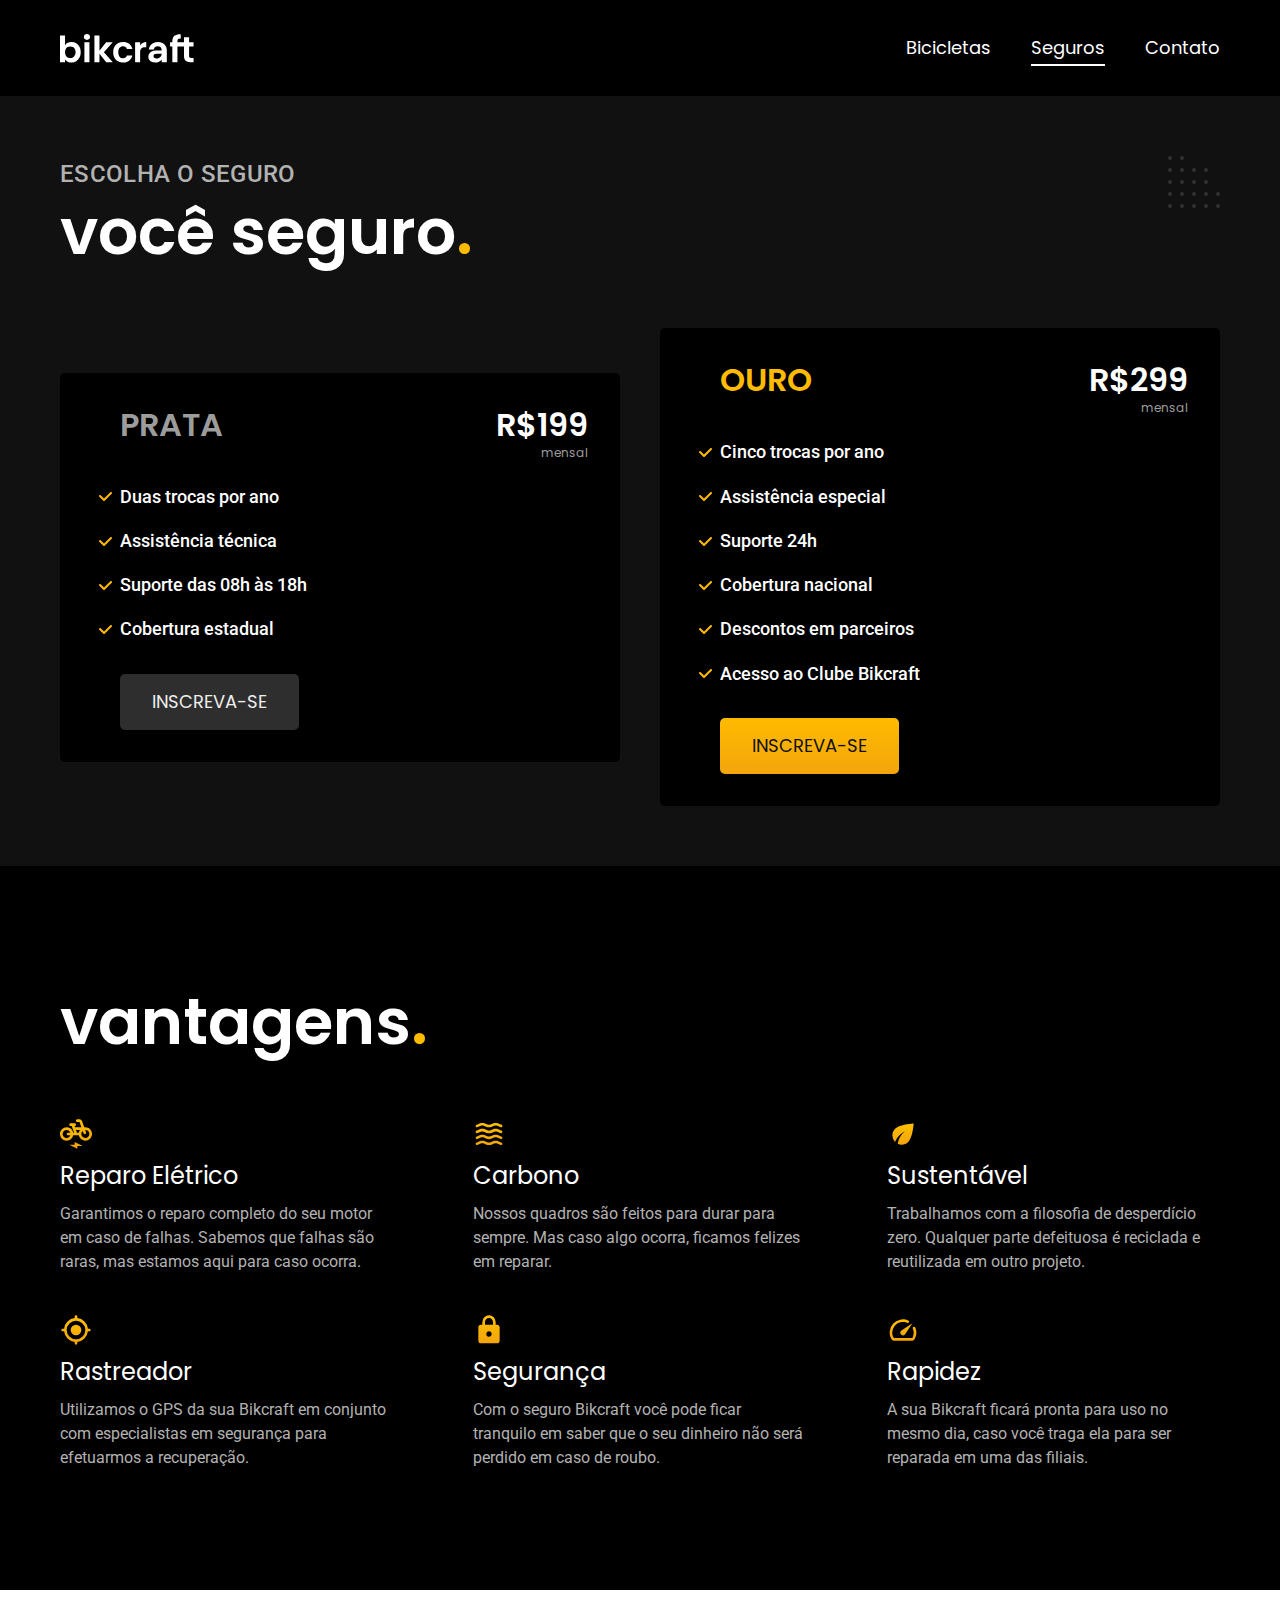
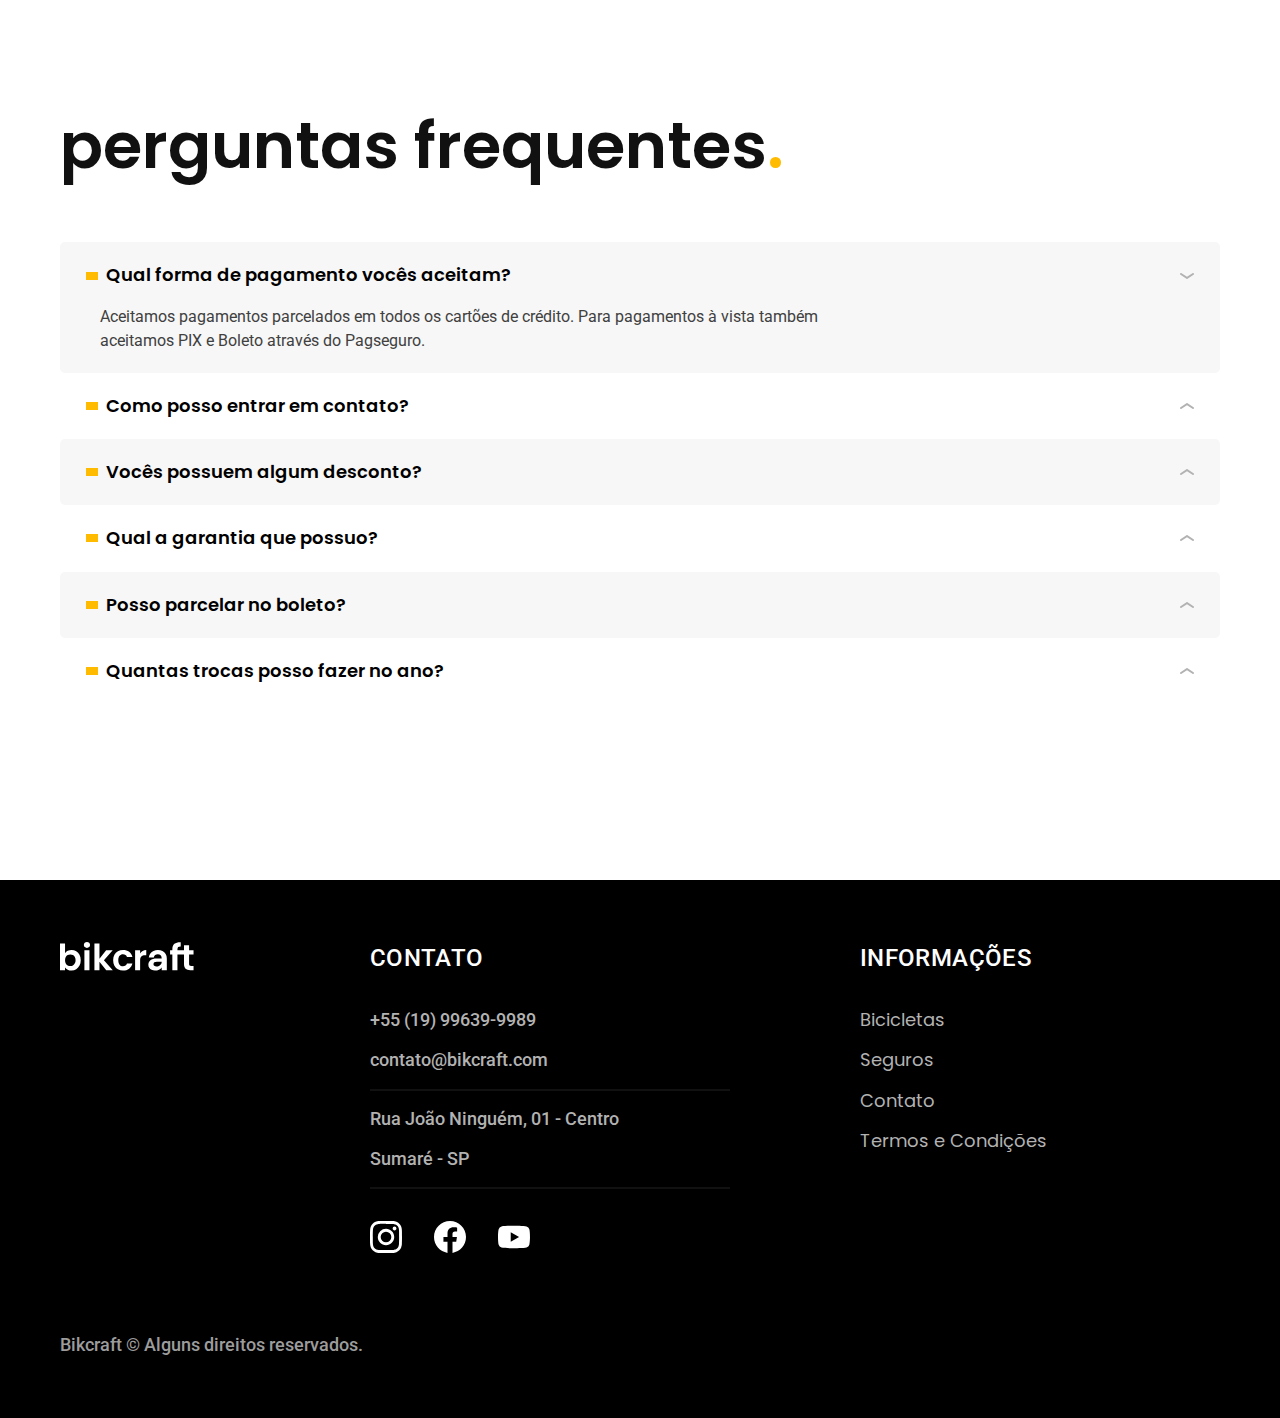
<file: seguros.html>
<!DOCTYPE html>
<html lang="pt-br">

<head>
  <meta charset="UTF-8">
  <meta name="viewport" content="width=device-width, initial-scale=1.0">
  <title>Seguros | Bikcraft</title>
  <meta name="description" content="Seguros.">
     <link rel="icon" href="./favicon.svg" type="image/svg+xml">
  <link rel="preload" href="./css/style.css" as="style">
  <link rel="stylesheet" href="./css/style.css">
  <link rel="preconnect" href="https://fonts.googleapis.com">
  <link rel="preconnect" href="https://fonts.gstatic.com" crossorigin>
  <link href="https://fonts.googleapis.com/css2?family=Merriweather:ital,opsz,wght@1,18..144,900&family=Poppins:wght@400;600&family=Roboto:wght@100..900&display=swap" rel="stylesheet">
  <script>document.documentElement.classList.add('js');</script>
</head>

<body id="seguros">
  <header class="header-bg">
    <div class="header container">
      <a href="./">
        <img src="./img/bikcraft.svg" alt="Bikcraft">
      </a>

      <nav aria-label="primaria">
        <ul class="header-menu font-1-m cor-0">
          <li><a href="./bicicletas.html">Bicicletas</a></li>
          <li><a href="./seguros.html">Seguros</a></li>
          <li><a href="./contato.html">Contato</a></li>
        </ul>
      </nav>
    </div>
  </header>

  <main class="seguros-bg">
    <div class="titulo-bg">
      <div class="titulo container">
        <p class="font-2-l-b cor-5">Escolha o seguro</p>
        <h1 class="font-1-xxl cor-0">você seguro<span class="cor-p1">.</span></h1>
      </div>
    </div>

    <div class="seguros container">
      <div class="seguros-item" data-anime="200">
        <h3 class="font-1-xl cor-6">PRATA</h3>
        <span class="font-1-xl cor-0">R$199 <span class="font-1-xs cor-6">mensal</span></span>
        <ul class="font-2-m cor-0">
          <li>Duas trocas por ano</li>
          <li>Assistência técnica</li>
          <li>Suporte das 08h às 18h</li>
          <li>Cobertura estadual</li>
        </ul>
        <a class="botao secundario" href="./orcamento.html?tipo=seguro&produto=prata">Inscreva-se</a>
      </div>
      <div class="seguros-item" data-anime="400">
        <h3 class="font-1-xl cor-p1">OURO</h3>
        <span class="font-1-xl cor-0">R$299 <span class="font-1-xs cor-6">mensal</span></span>
        <ul class="font-2-m cor-0">
          <li>Cinco trocas por ano</li>
          <li>Assistência especial</li>
          <li>Suporte 24h</li>
          <li>Cobertura nacional</li>
          <li>Descontos em parceiros</li>
          <li>Acesso ao Clube Bikcraft</li>
        </ul>
        <a class="botao" href="./orcamento.html?tipo=seguro&produto=ouro">Inscreva-se</a>
      </div>
    </div>

  </main>

  <article class="vantagens-bg">
    <div class="vantagens container">
      <h2 class="font-1-xxl cor-0">vantagens<span class="cor-p1">.</span></h2>
      <ul>
        <li>
          <img src="./img/icones/eletrica.svg" alt="">
          <h3 class="font-1-l cor-0">Reparo Elétrico</h3>
          <p class="font-2-s cor-5">Garantimos o reparo completo do seu motor em caso de falhas. Sabemos que falhas são raras, mas estamos aqui para caso ocorra.</p>
        </li>
        <li>
          <img src="./img/icones/carbono.svg" alt="">
          <h3 class="font-1-l cor-0">Carbono</h3>
          <p class="font-2-s cor-5">Nossos quadros são feitos para durar para sempre. Mas caso algo ocorra, ficamos felizes em reparar.</p>
        </li>
        <li>
          <img src="./img/icones/sustentavel.svg" alt="">
          <h3 class="font-1-l cor-0">Sustentável</h3>
          <p class="font-2-s cor-5">Trabalhamos com a filosofia de desperdício zero. Qualquer parte defeituosa é reciclada e reutilizada em outro projeto.</p>
        </li>
        <li>
          <img src="./img/icones/rastreador.svg" alt="">
          <h3 class="font-1-l cor-0">Rastreador</h3>
          <p class="font-2-s cor-5">Utilizamos o GPS da sua Bikcraft em conjunto com especialistas em segurança para efetuarmos a recuperação.</p>
        </li>
        <li>
          <img src="./img/icones/seguro.svg" alt="">
          <h3 class="font-1-l cor-0">Segurança</h3>
          <p class="font-2-s cor-5">Com o seguro Bikcraft você pode ficar tranquilo em saber que o seu dinheiro não será perdido em caso de roubo.</p>
        </li>
        <li>
          <img src="./img/icones/velocidade.svg" alt="">
          <h3 class="font-1-l cor-0">Rapidez</h3>
          <p class="font-2-s cor-5">A sua Bikcraft ficará pronta para uso no mesmo dia, caso você traga ela para ser reparada em uma das filiais.</p>
        </li>
      </ul>
    </div>
  </article>

  <article class="perguntas container">
    <h2 class="font-1-xxl">perguntas frequentes<span class="cor-p1">.</span></h2>

    <dl>
      <div>
        <dt><button class="font-1-m-b" aria-controls="pergunta1" aria-expanded="true">Qual forma de pagamento vocês aceitam?</button></dt>
        <dd id="pergunta1" class="font-2-s cor-9 ativa">Aceitamos pagamentos parcelados em todos os cartões de crédito. Para pagamentos à vista também aceitamos PIX e Boleto através do Pagseguro.</dd>
      </div>
      <div>
        <dt><button class="font-1-m-b" aria-controls="pergunta2" aria-expanded="false">Como posso entrar em contato?</button></dt>
        <dd id="pergunta2" class="font-2-s cor-9">Aceitamos pagamentos parcelados em todos os cartões de crédito. Para pagamentos à vista também aceitamos PIX e Boleto através do Pagseguro.</dd>
      </div>
      <div>
        <dt><button class="font-1-m-b" aria-controls="pergunta3" aria-expanded="false">Vocês possuem algum desconto?</button></dt>
        <dd id="pergunta3" class="font-2-s cor-9">Aceitamos pagamentos parcelados em todos os cartões de crédito. Para pagamentos à vista também aceitamos PIX e Boleto através do Pagseguro.</dd>
      </div>
      <div>
        <dt><button class="font-1-m-b" aria-controls="pergunta4" aria-expanded="false">Qual a garantia que possuo?</button></dt>
        <dd id="pergunta4" class="font-2-s cor-9">Aceitamos pagamentos parcelados em todos os cartões de crédito. Para pagamentos à vista também aceitamos PIX e Boleto através do Pagseguro.</dd>
      </div>
      <div>
        <dt><button class="font-1-m-b" aria-controls="pergunta5" aria-expanded="false">Posso parcelar no boleto?</button></dt>
        <dd id="pergunta5" class="font-2-s cor-9">Aceitamos pagamentos parcelados em todos os cartões de crédito. Para pagamentos à vista também aceitamos PIX e Boleto através do Pagseguro.</dd>
      </div>
      <div>
        <dt><button class="font-1-m-b" aria-controls="pergunta6" aria-expanded="false">Quantas trocas posso fazer no ano?</button></dt>
        <dd id="pergunta6" class="font-2-s cor-9">Aceitamos pagamentos parcelados em todos os cartões de crédito. Para pagamentos à vista também aceitamos PIX e Boleto através do Pagseguro.</dd>
      </div>
    </dl>
  </article>

  <footer class="footer-bg">
    <div class="footer container">
      <img src="./img/bikcraft.svg" alt="Bikcraft">
      <div class="footer-contato">
        <h3 class="font-2-l-b cor-0">Contato</h3>
        <ul class="font-2-m cor-5">
          <li><a href="tel:+5519996399989">+55 (19) 99639-9989</a></li>
          <li><a href="mailto:contato@bikcraft.com">contato@bikcraft.com</a></li>
          <li><a href="mailto:contato@bikcraft.com">Rua João Ninguém, 01 - Centro</a></li>
          <li>Sumaré - SP</li>
        </ul>
        <div class="footer-redes">
          <a href="./">
            <img src="./img/redes/instagram.svg" alt="Instagram">
          </a>
          <a href="./">
            <img src="./img/redes/facebook.svg" alt="Facebook">
          </a>
          <a href="./">
            <img src="./img/redes/youtube.svg" alt="Youtube">
          </a>
        </div>
      </div>
      <div class="footer-informacoes">
        <h3 class="font-2-l-b cor-0">Informações</h3>
        <nav>
          <ul class="font-1-m cor-5">
            <li><a href="./bicicletas.html">Bicicletas</a></li>
            <li><a href="./seguros.html">Seguros</a></li>
            <li><a href="./contato.html">Contato</a></li>
            <li><a href="./termos.html">Termos e Condições</a></li>
          </ul>
        </nav>
      </div>
      <p class="footer-copy font-2-m cor-6">Bikcraft © Alguns direitos reservados.</p>
    </div>

  </footer>
  <script src="./js/plugins/simple-anime.js"></script>
  <script src="./js/script.js"></script>
</body>

</html>
</file>
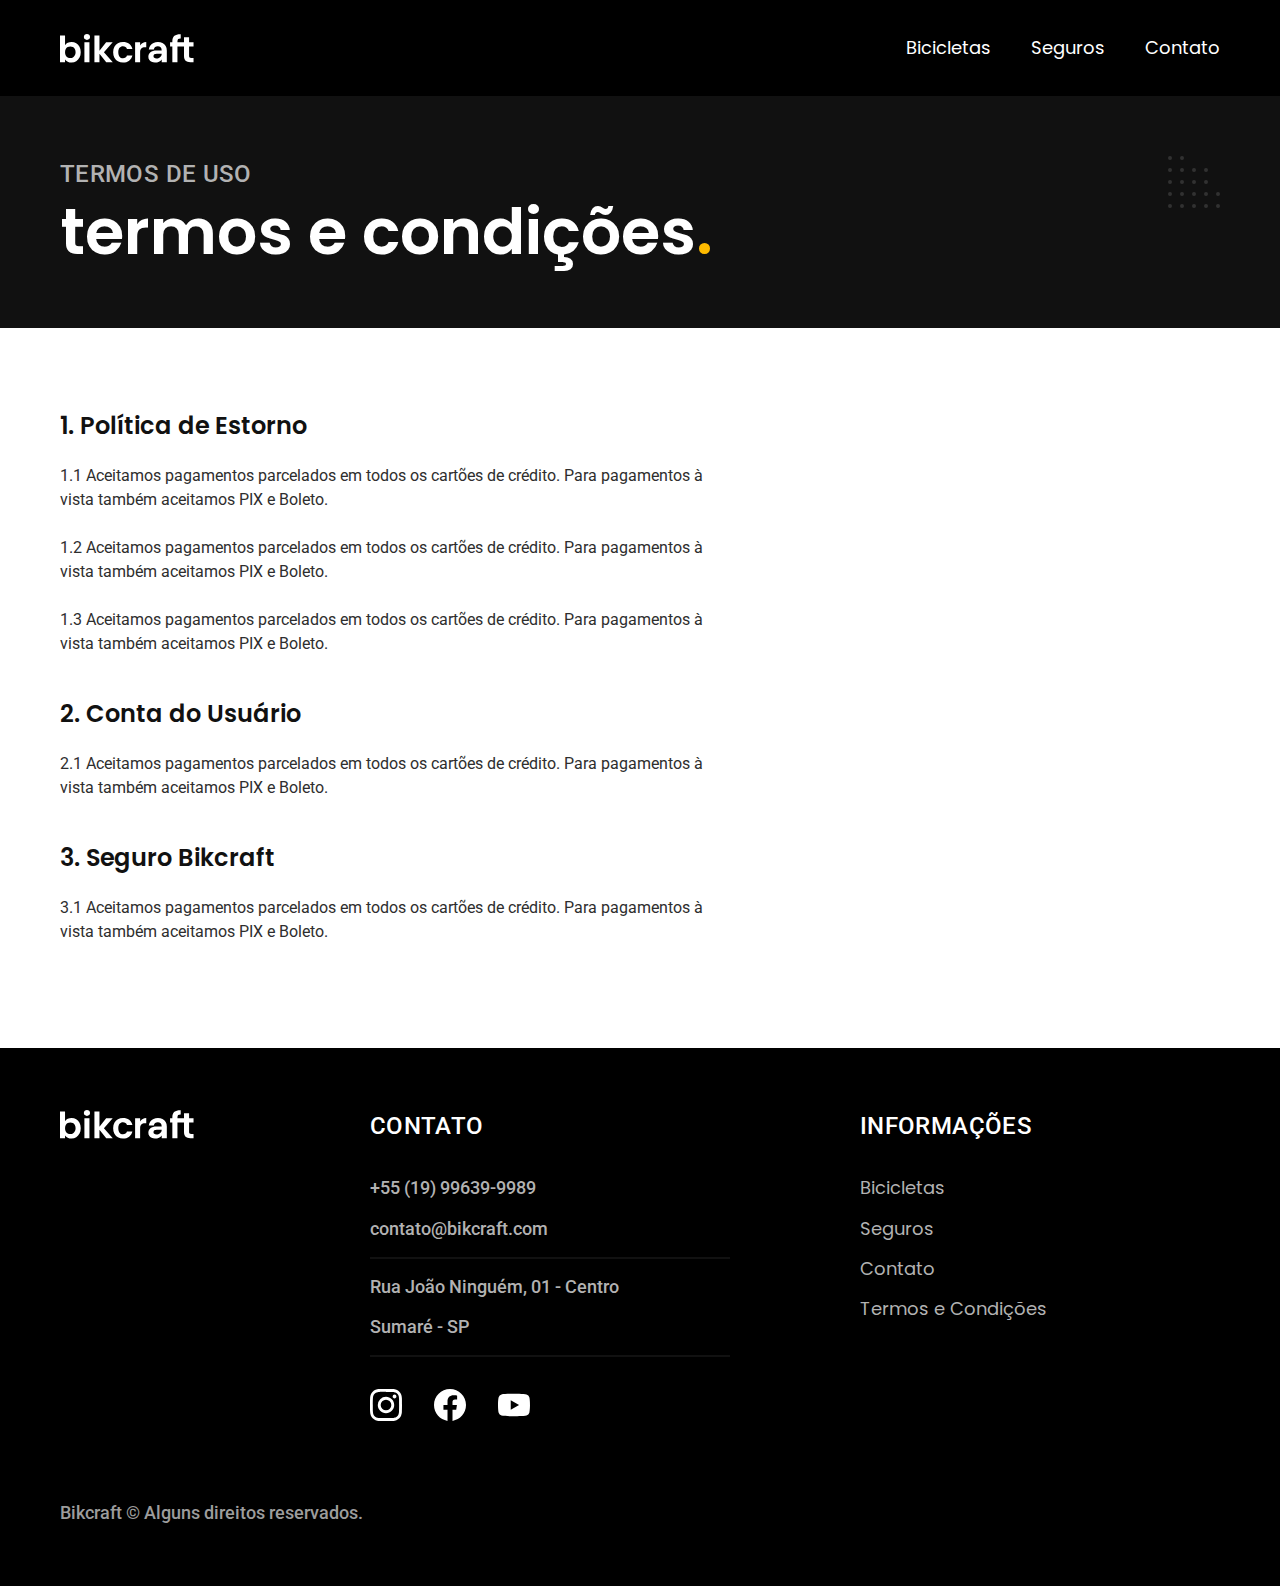
<file: termos.html>
<!DOCTYPE html>
<html lang="pt-br">

<head>
  <meta charset="UTF-8">
  <meta name="viewport" content="width=device-width, initial-scale=1.0">
  <title>Termos e Condições | Bikcraft</title>
  <meta name="description" content="Termos e condições.">
     <link rel="icon" href="./favicon.svg" type="image/svg+xml">
  <link rel="preload" href="./css/style.css" as="style">
  <link rel="stylesheet" href="./css/style.css">
  <link rel="preconnect" href="https://fonts.googleapis.com">
  <link rel="preconnect" href="https://fonts.gstatic.com" crossorigin>
  <link href="https://fonts.googleapis.com/css2?family=Merriweather:ital,opsz,wght@1,18..144,900&family=Poppins:wght@400;600&family=Roboto:wght@100..900&display=swap" rel="stylesheet">
  <script>document.documentElement.classList.add('js');</script>
</head>

<body id="termos">
  <header class="header-bg">
    <div class="header container">
      <a href="./">
        <img src="./img/bikcraft.svg" alt="Bikcraft">
      </a>

      <nav aria-label="primaria">
        <ul class="header-menu font-1-m cor-0">
          <li><a href="./bicicletas.html">Bicicletas</a></li>
          <li><a href="./seguros.html">Seguros</a></li>
          <li><a href="./contato.html">Contato</a></li>
        </ul>
      </nav>
    </div>
  </header>

  <main>
    <div class="titulo-bg">
      <div class="titulo container">
        <p class="font-2-l-b cor-5">Termos de uso</p>
        <h1 class="font-1-xxl cor-0">termos e condições<span class="cor-p1">.</span></h1>
      </div>
    </div>

    <div class="termos font-2-s cor-10 container">
      <h2 class="font-1-l cor-11">1. Política de Estorno</h2>
      <p>1.1 Aceitamos pagamentos parcelados em todos os cartões de crédito. Para pagamentos à vista também aceitamos PIX e Boleto.</p>
      <p>1.2 Aceitamos pagamentos parcelados em todos os cartões de crédito. Para pagamentos à vista também aceitamos PIX e Boleto.</p>
      <p>1.3 Aceitamos pagamentos parcelados em todos os cartões de crédito. Para pagamentos à vista também aceitamos PIX e Boleto.</p>
      <h2 class="font-1-l cor-11">2. Conta do Usuário</h2>
      <p>2.1 Aceitamos pagamentos parcelados em todos os cartões de crédito. Para pagamentos à vista também aceitamos PIX e Boleto.</p>
      <h2 class="font-1-l cor-11">3. Seguro Bikcraft</h2>
      <p>3.1 Aceitamos pagamentos parcelados em todos os cartões de crédito. Para pagamentos à vista também aceitamos PIX e Boleto.</p>
    </div>

  </main>

  <footer class="footer-bg">
    <div class="footer container">
      <img src="./img/bikcraft.svg" alt="Bikcraft">
      <div class="footer-contato">
        <h3 class="font-2-l-b cor-0">Contato</h3>
        <ul class="font-2-m cor-5">
          <li><a href="tel:+5519996399989">+55 (19) 99639-9989</a></li>
          <li><a href="mailto:contato@bikcraft.com">contato@bikcraft.com</a></li>
          <li><a href="mailto:contato@bikcraft.com">Rua João Ninguém, 01 - Centro</a></li>
          <li>Sumaré - SP</li>
        </ul>
        <div class="footer-redes">
          <a href="./">
            <img src="./img/redes/instagram.svg" alt="Instagram">
          </a>
          <a href="./">
            <img src="./img/redes/facebook.svg" alt="Facebook">
          </a>
          <a href="./">
            <img src="./img/redes/youtube.svg" alt="Youtube">
          </a>
        </div>
      </div>
      <div class="footer-informacoes">
        <h3 class="font-2-l-b cor-0">Informações</h3>
        <nav>
          <ul class="font-1-m cor-5">
            <li><a href="./bicicletas.html">Bicicletas</a></li>
            <li><a href="./seguros.html">Seguros</a></li>
            <li><a href="./contato.html">Contato</a></li>
            <li><a href="./termos.html">Termos e Condições</a></li>
          </ul>
        </nav>
      </div>
      <p class="footer-copy font-2-m cor-6">Bikcraft © Alguns direitos reservados.</p>
    </div>

  </footer>
  <script src="./js/script.js"></script>
</body>

</html>
</file>
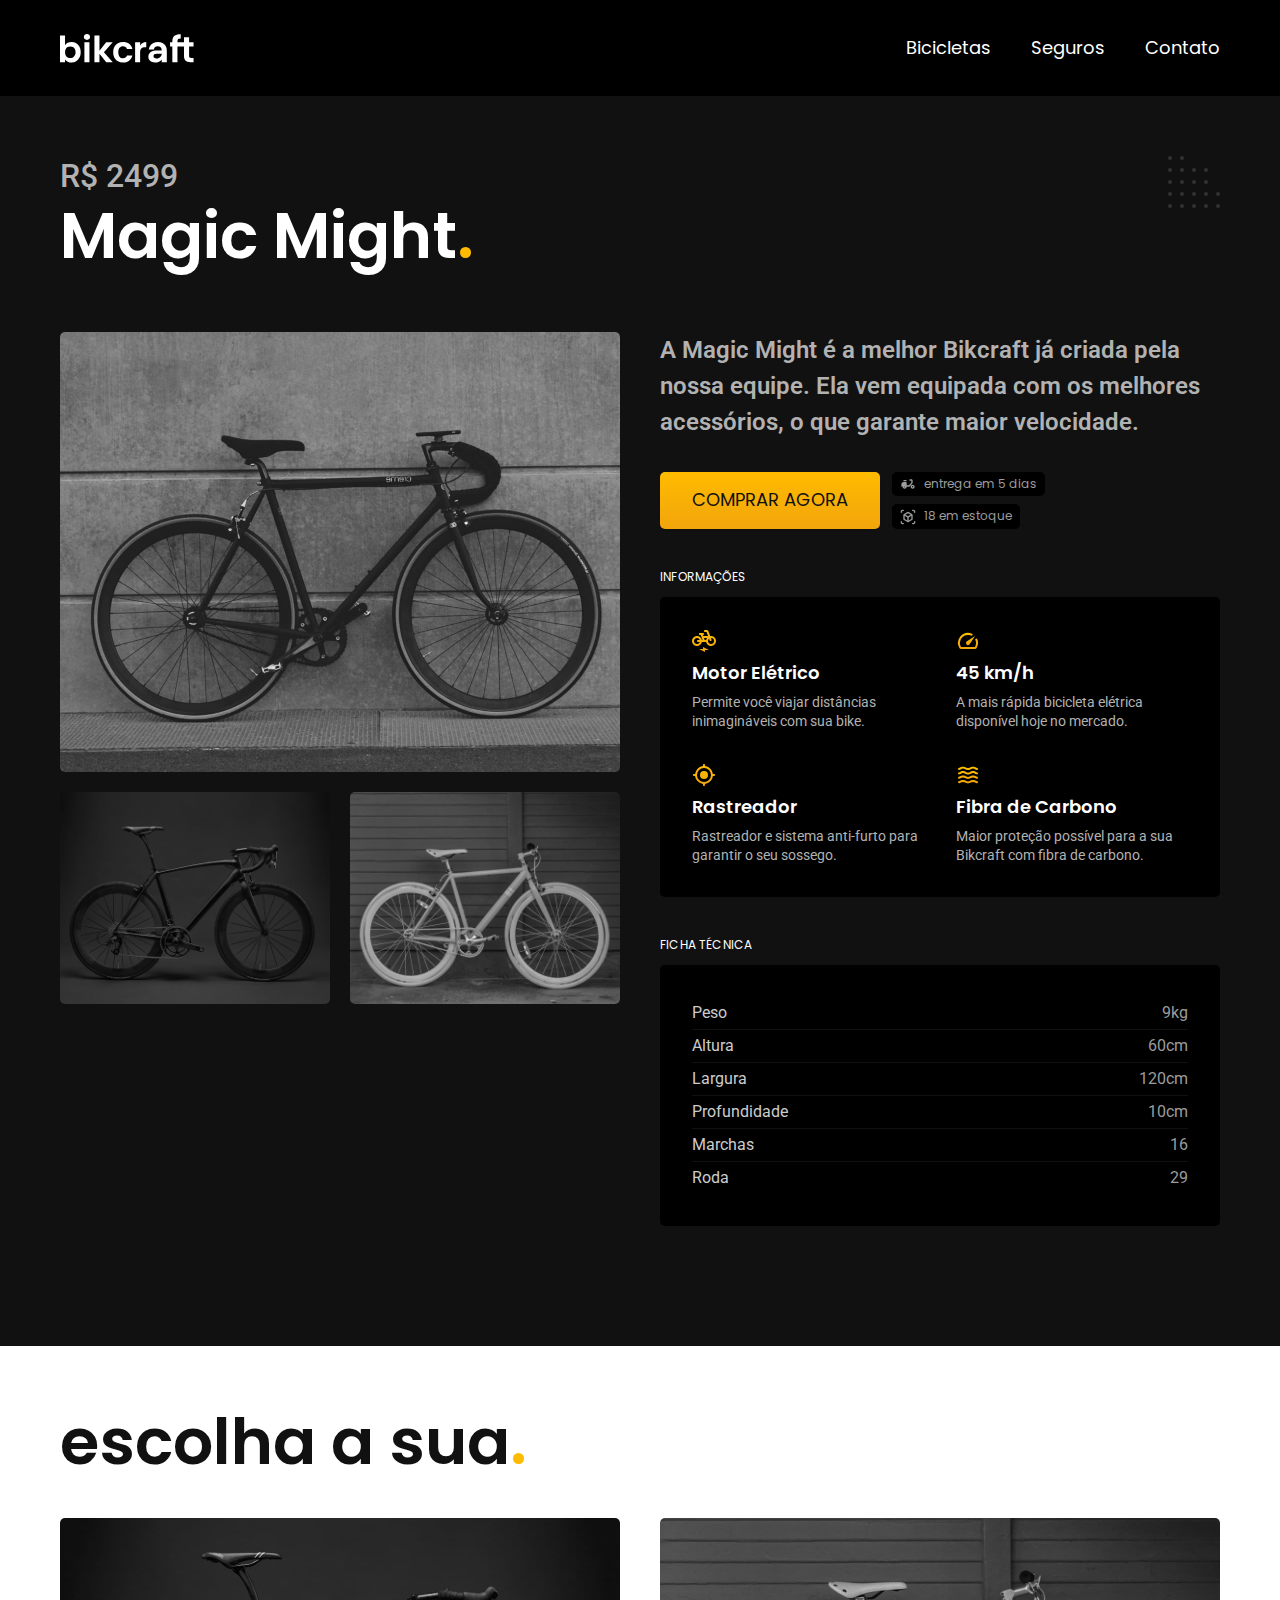
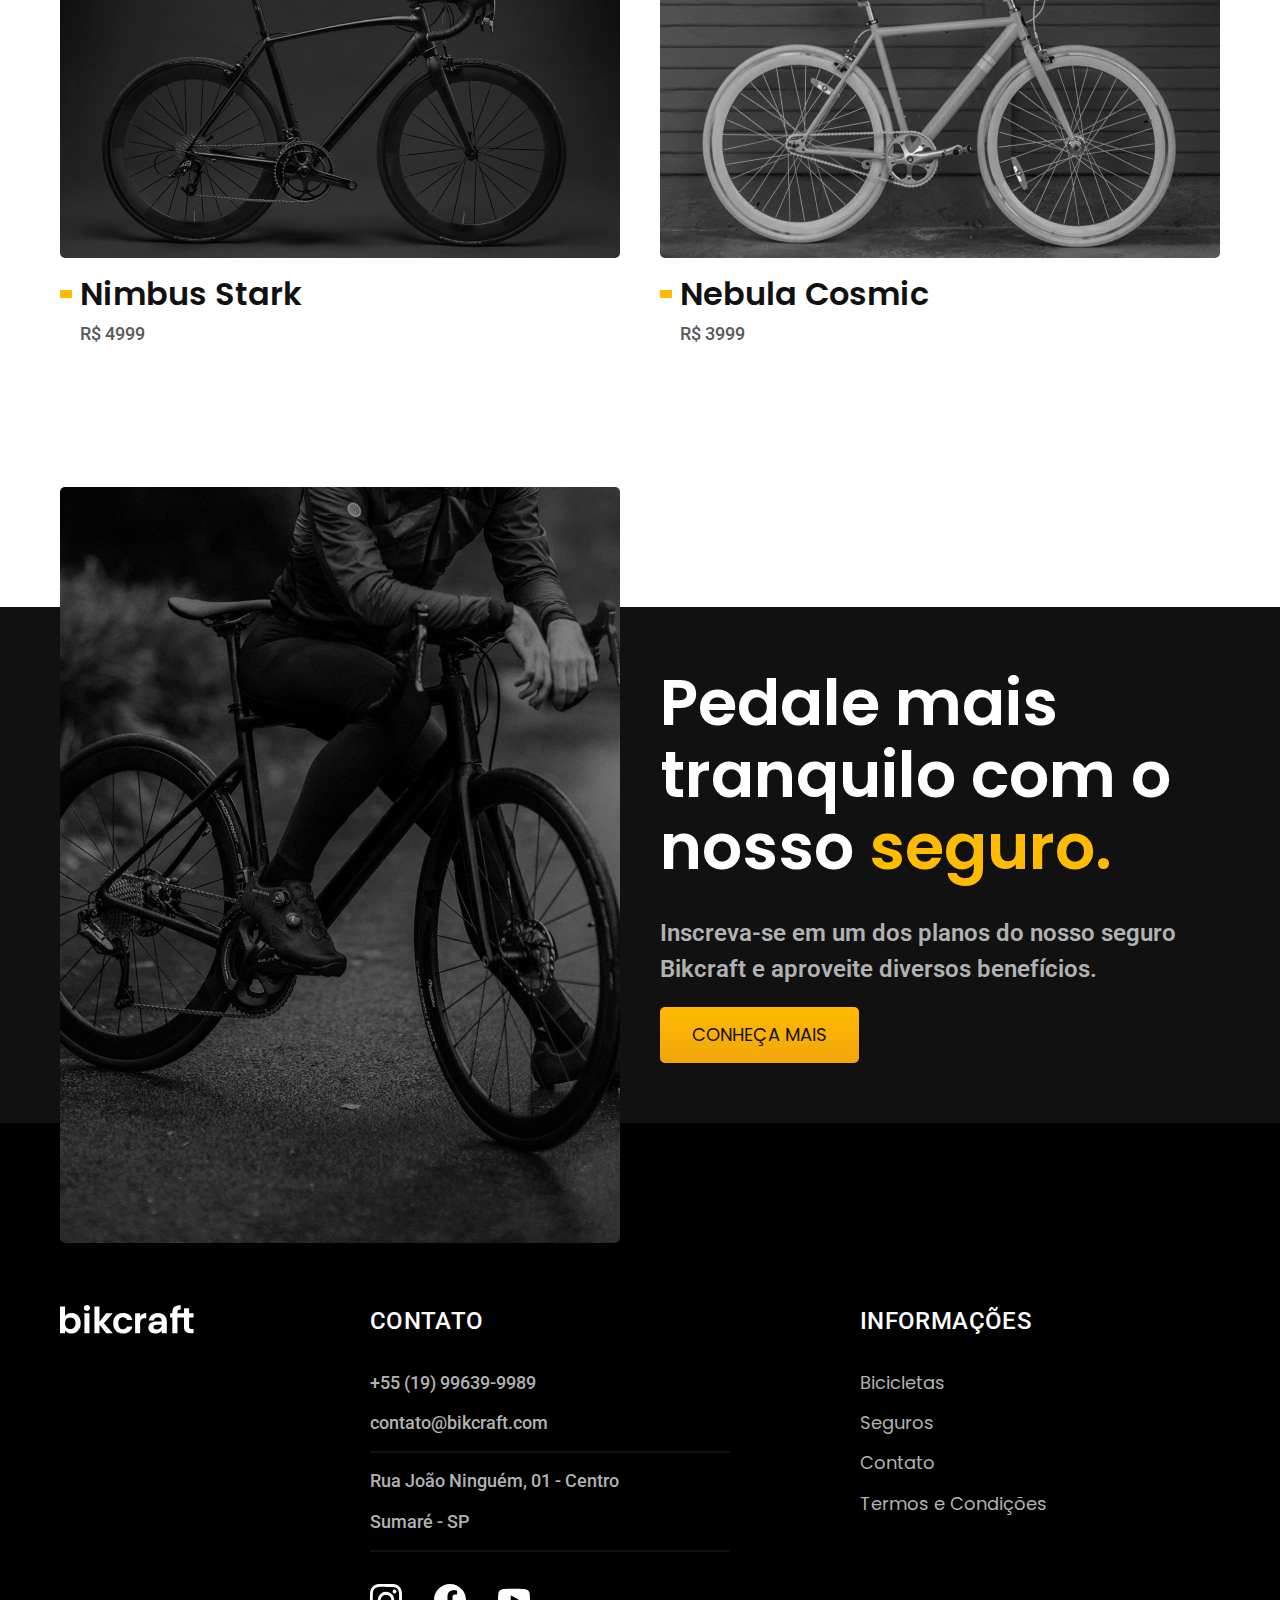
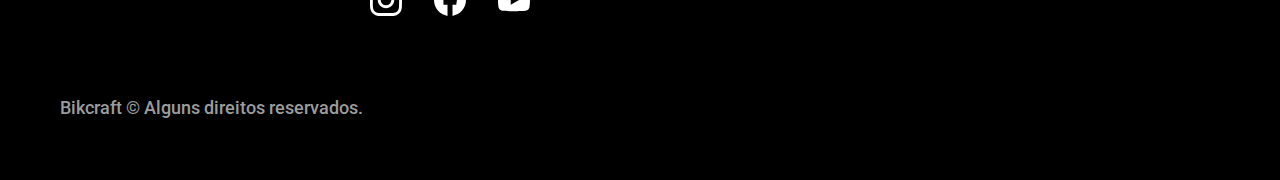
<file: bicicletas/magic.html>
<!DOCTYPE html>
<html lang="pt-br">

<head>
  <meta charset="UTF-8">
  <meta name="viewport" content="width=device-width, initial-scale=1.0">
  <title>Magic Might | Bikcraft</title>
  <meta name="description" content="Magic Might.">
  <link rel="icon" href="../favicon.svg" type="image/svg+xml">
  <link rel="stylesheet" href="../css/style.css">
  <link rel="preconnect" href="https://fonts.googleapis.com">
  <link rel="preconnect" href="https://fonts.gstatic.com" crossorigin>
  <link href="https://fonts.googleapis.com/css2?family=Merriweather:ital,opsz,wght@1,18..144,900&family=Poppins:wght@400;600&family=Roboto:wght@100..900&display=swap" rel="stylesheet">
  <script>document.documentElement.classList.add('js');</script>
</head>

<body id="bicicleta">
  <header class="header-bg">
    <div class="header container">
      <a href="../">
        <img src="../img/bikcraft.svg" alt="Bikcraft">
      </a>

      <nav aria-label="primaria">
        <ul class="header-menu font-1-m cor-0">
          <li><a href="../bicicletas.html">Bicicletas</a></li>
          <li><a href="../seguros.html">Seguros</a></li>
          <li><a href="../contato.html">Contato</a></li>
        </ul>
      </nav>
    </div>
  </header>

  <main class="titulo-bg">
    <div>
      <div class="titulo container">
        <p class="font-2-xl cor-5">R$ 2499</p>
        <h1 class="font-1-xxl cor-0">Magic Might<span class="cor-p1">.</span></h1>
      </div>
    </div>
    <div class="bicicleta container">
      <div class="bicicleta-imagens">
        <img src="../img/bicicleta/nimbus2.jpg" alt="Bicicleta 1">
        <img src="../img/bicicleta/nimbus1.jpg" alt="Bicicleta 2">
        <img src="../img/bicicleta/nimbus3.jpg" alt="Bicicleta 3">
      </div>
      <div class="bicicleta-conteudo">
        <p class="font-2-l cor-5">A Magic Might é a melhor Bikcraft já criada pela nossa equipe. Ela vem equipada com os melhores acessórios, o que garante maior velocidade.</p>
        <div class="bicicleta-comprar">
          <a class="botao" href="../orcamento.html?tipo=bikcraft&produto=magic">Comprar Agora</a>
          <span class="font-1-xs cor-6"><img src="../img/icones/entrega.svg" alt=""> entrega em 5 dias</span>
          <span class="font-1-xs cor-6"><img src="../img/icones/estoque.svg" alt=""> 18 em estoque</span>
        </div>
        <h2 class="font-1-xs cor-0">Informações</h2>
        <ul class="bicicleta-informacoes">
          <li>
            <img src="../img/icones/eletrica.svg" alt="">
            <h3 class="font-1-m-b cor-0">Motor Elétrico</h3>
            <p class="font-2-xs cor-5">Permite você viajar distâncias inimagináveis com sua bike.</p>
          </li>
          <li>
            <img src="../img/icones/velocidade.svg" alt="">
            <h3 class="font-1-m-b cor-0">45 km/h</h3>
            <p class="font-2-xs cor-5">A mais rápida bicicleta elétrica disponível hoje no mercado.</p>
          </li>
          <li>
            <img src="../img/icones/rastreador.svg" alt="">
            <h3 class="font-1-m-b cor-0">Rastreador</h3>
            <p class="font-2-xs cor-5">Rastreador e sistema anti-furto para garantir o seu sossego.</p>
          </li>
          <li>
            <img src="../img/icones/carbono.svg" alt="">
            <h3 class="font-1-m-b cor-0">Fibra de Carbono</h3>
            <p class="font-2-xs cor-5">Maior proteção possível para a sua Bikcraft com fibra de carbono.</p>
          </li>
        </ul>
        <h2 class="font-1-xs cor-0">Ficha Técnica</h2>
        <ul class="bicicleta-ficha font-2-s cor-4">
          <li>Peso <span>9kg</span></li>
          <li>Altura <span>60cm</span></li>
          <li>Largura <span>120cm</span></li>
          <li>Profundidade <span>10cm</span></li>
          <li>Marchas <span>16</span></li>
          <li>Roda <span>29</span></li>
        </ul>
      </div>
    </div>
  </main>

  <article class="bicicletas-lista container">
    <h2 class="font-1-xxl">escolha a sua<span class="cor-p1">.</span></h2>

    <ul>
      <li>
        <a href="./nimbus.html">
          <img src="../img/bicicletas/nimbus.jpg" alt="Bicicleta preta">
          <h3 class="font-1-xl">Nimbus Stark</h3>
          <span class="font-2-m cor-8">R$ 4999</span>
        </a>
      </li>
      <li>
        <a href="./nebula.html">
          <img src="../img/bicicletas/nebula.jpg" alt="Bicicleta preta">
          <h3 class="font-1-xl">Nebula Cosmic</h3>
          <span class="font-2-m cor-8">R$ 3999</span>
        </a>
      </li>
    </ul>

  </article>

  <article class="seguro-bg">
    <div class="seguro container">
      <div class="seguro-imagem">
        <img src="../img/fotos/seguros.jpg" alt="Pessoa parada em cima de uma bicicleta">
      </div>
      <div class="seguro-conteudo">
        <h2 class="font-1-xxl cor-0">Pedale mais tranquilo com o nosso <span class="cor-p1">seguro.</span></h2>
        <p class="font-2-l cor-5">Inscreva-se em um dos planos do nosso seguro Bikcraft e aproveite diversos benefícios.</p>
        <a class="botao" href="../seguros.html">Conheça Mais</a>
      </div>
    </div>
  </article>

  <footer class="footer-bg">
    <div class="footer container">
      <img src="../img/bikcraft.svg" alt="Bikcraft">
      <div class="footer-contato">
        <h3 class="font-2-l-b cor-0">Contato</h3>
        <ul class="font-2-m cor-5">
          <li><a href="tel:+5519996399989">+55 (19) 99639-9989</a></li>
          <li><a href="mailto:contato@bikcraft.com">contato@bikcraft.com</a></li>
          <li><a href="mailto:contato@bikcraft.com">Rua João Ninguém, 01 - Centro</a></li>
          <li>Sumaré - SP</li>
        </ul>
        <div class="footer-redes">
          <a href="../">
            <img src="../img/redes/instagram.svg" alt="Instagram">
          </a>
          <a href="../">
            <img src="../img/redes/facebook.svg" alt="Facebook">
          </a>
          <a href="../">
            <img src="../img/redes/youtube.svg" alt="Youtube">
          </a>
        </div>
      </div>
      <div class="footer-informacoes">
        <h3 class="font-2-l-b cor-0">Informações</h3>
        <nav>
          <ul class="font-1-m cor-5">
            <li><a href="../bicicletas.html">Bicicletas</a></li>
            <li><a href="../seguros.html">Seguros</a></li>
            <li><a href="../contato.html">Contato</a></li>
            <li><a href="../termos.html">Termos e Condições</a></li>
          </ul>
        </nav>
      </div>
      <p class="footer-copy font-2-m cor-6">Bikcraft © Alguns direitos reservados.</p>
    </div>

  </footer>
  <script src="../js/script.js"></script>
</body>

</html>
</file>
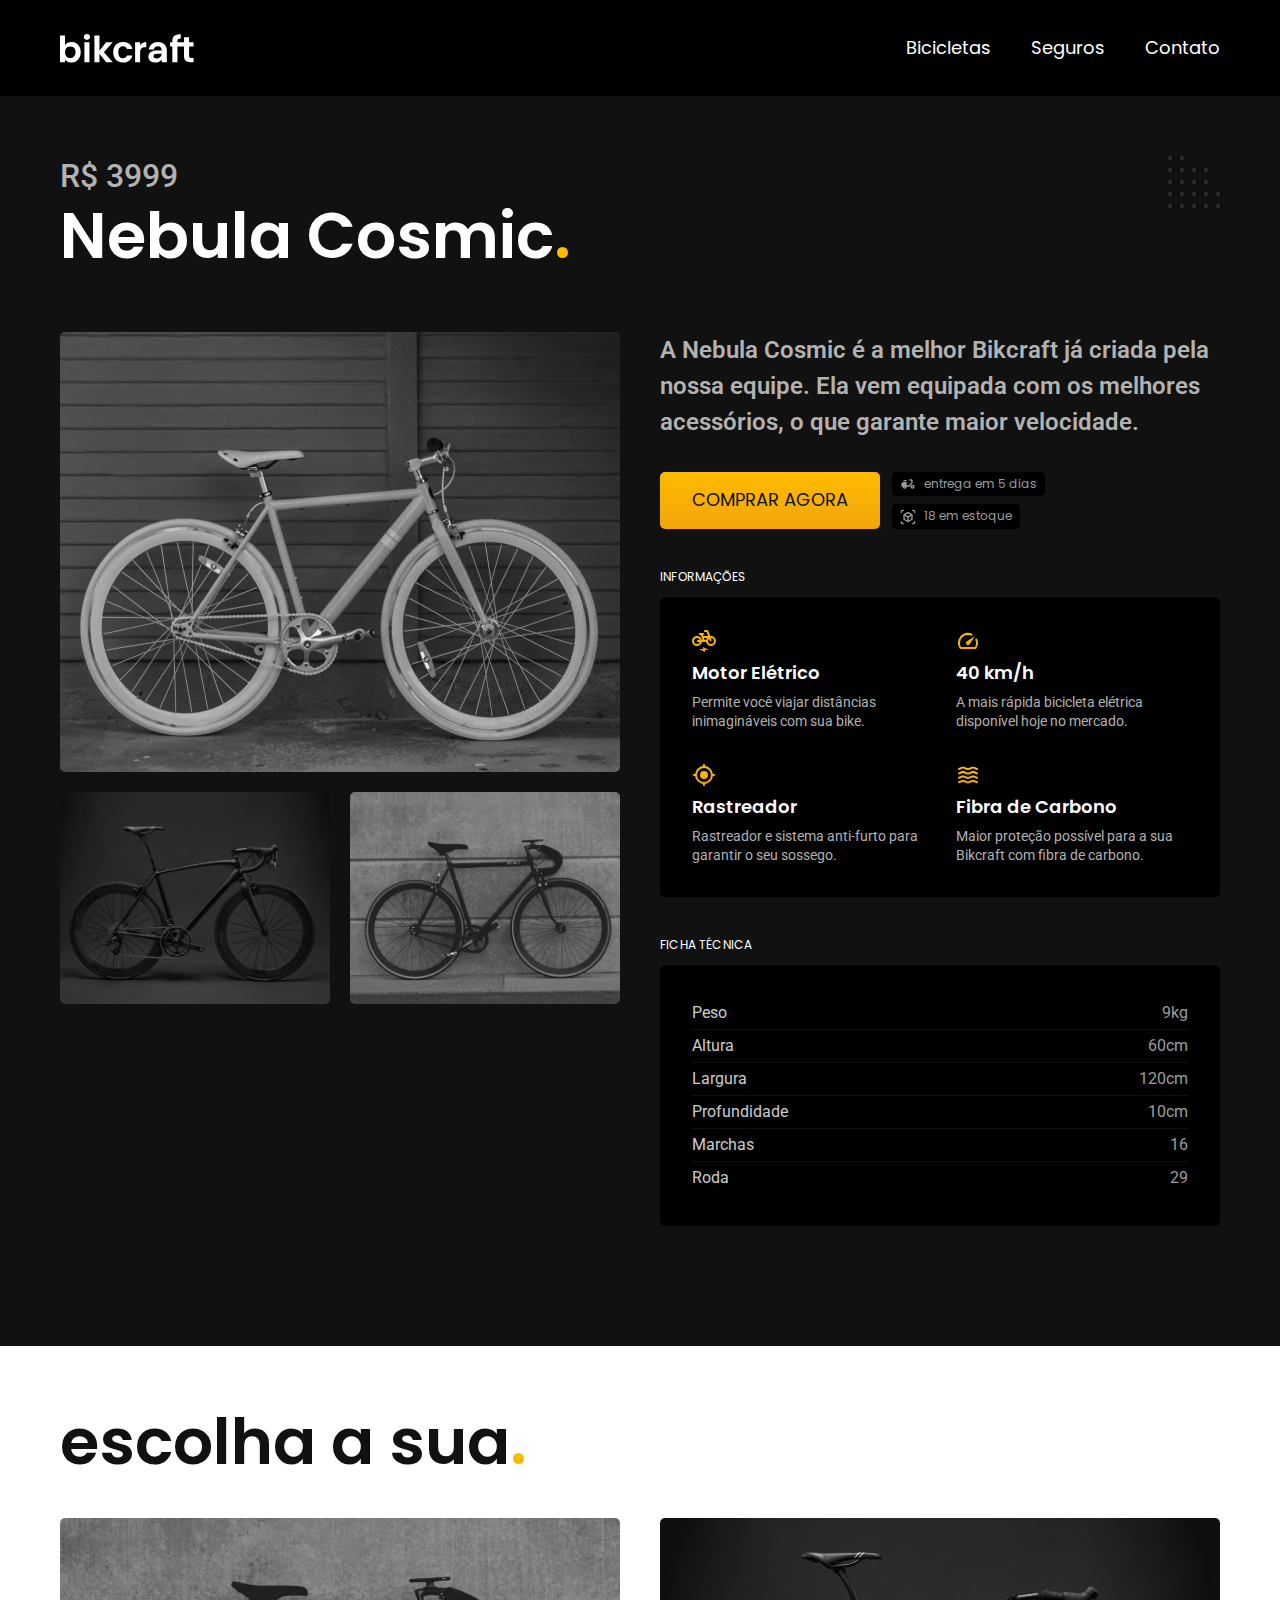
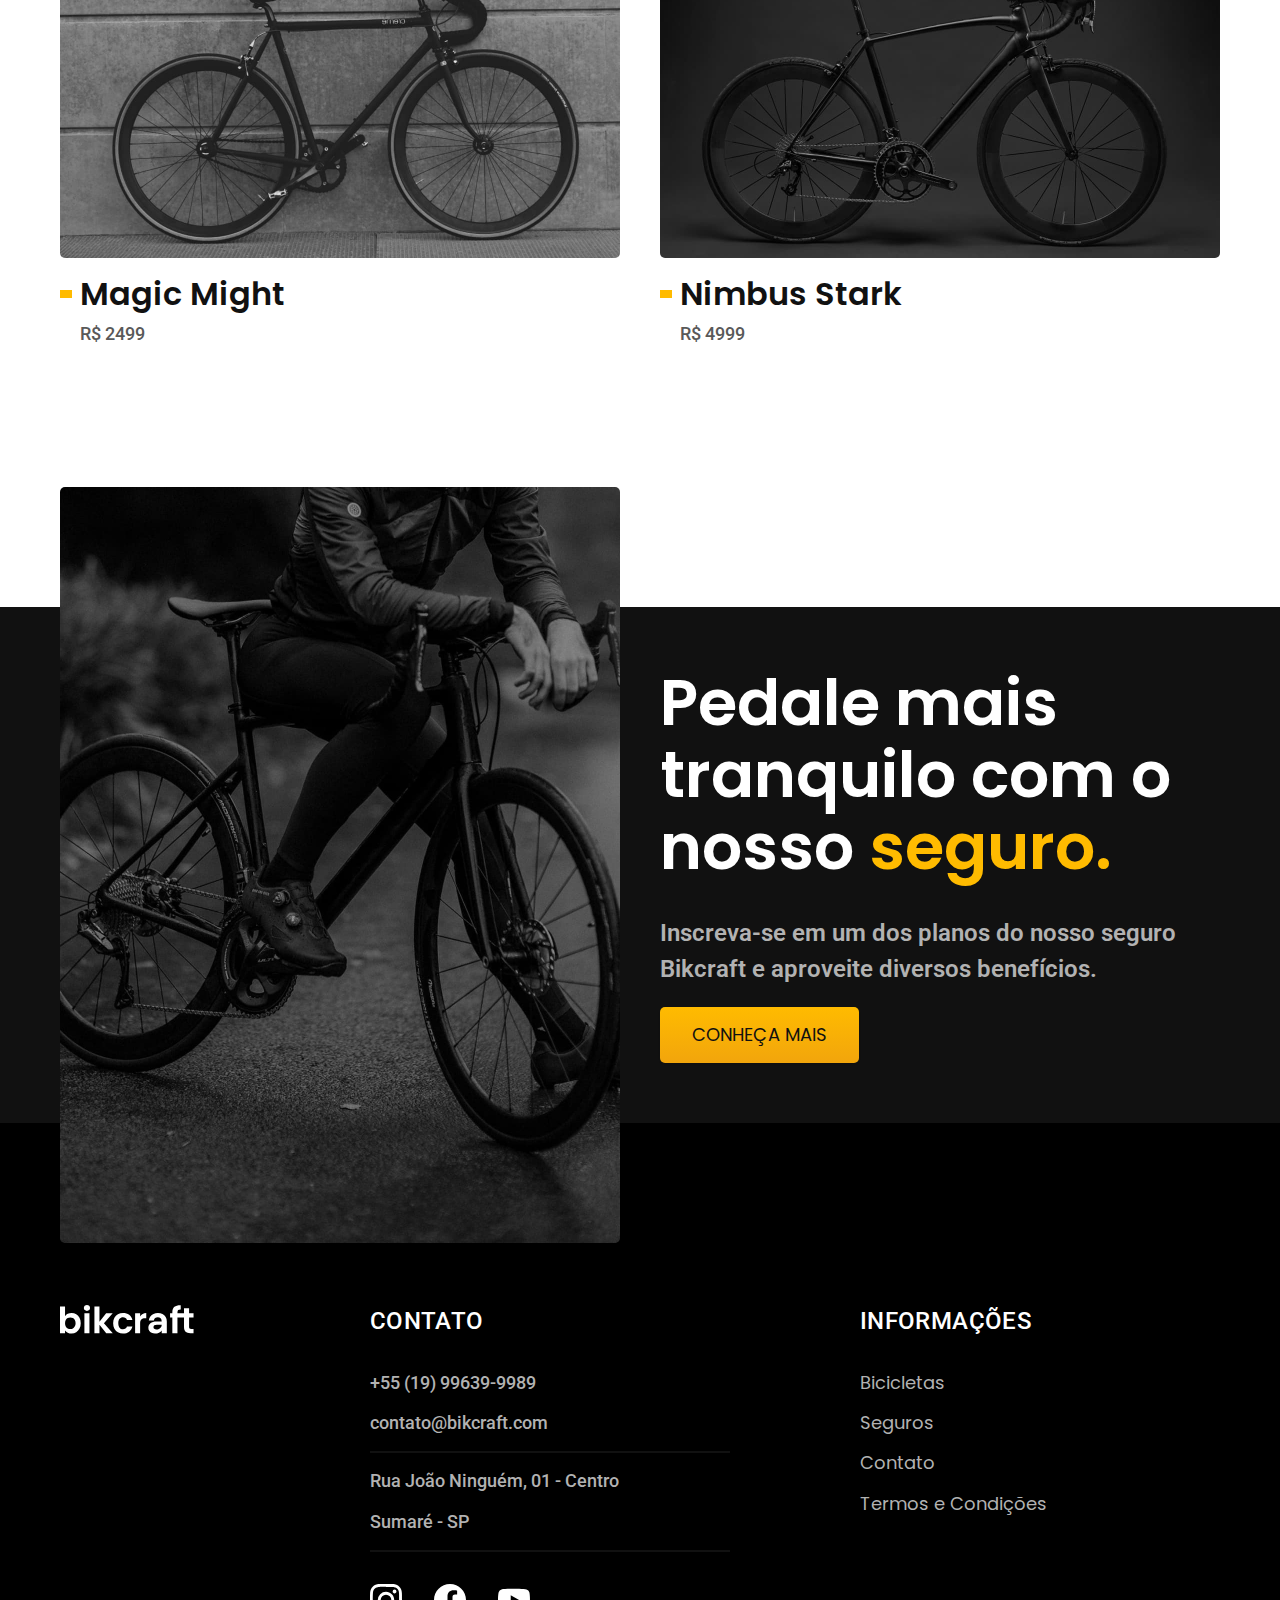
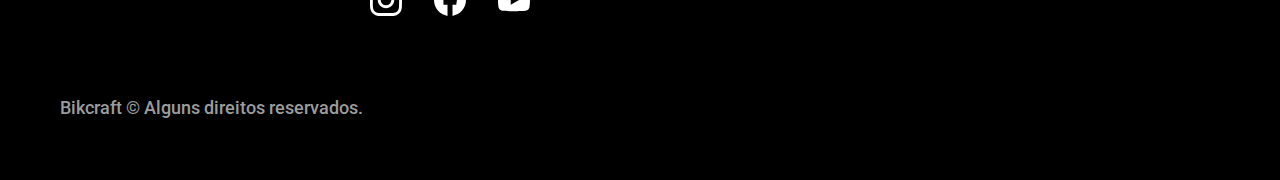
<file: bicicletas/nebula.html>
<!DOCTYPE html>
<html lang="pt-br">

<head>
  <meta charset="UTF-8">
  <meta name="viewport" content="width=device-width, initial-scale=1.0">
  <title>Nebula | Bikcraft</title>
  <meta name="description" content="Nebula Cosmic.">
    <link rel="icon" href="../favicon.svg" type="image/svg+xml">
  <link rel="stylesheet" href="../css/style.css">
  <link rel="preconnect" href="https://fonts.googleapis.com">
  <link rel="preconnect" href="https://fonts.gstatic.com" crossorigin>
  <link href="https://fonts.googleapis.com/css2?family=Merriweather:ital,opsz,wght@1,18..144,900&family=Poppins:wght@400;600&family=Roboto:wght@100..900&display=swap" rel="stylesheet">
  <script>document.documentElement.classList.add('js');</script>
</head>

<body id="bicicleta">
  <header class="header-bg">
    <div class="header container">
      <a href="../">
        <img src="../img/bikcraft.svg" alt="Bikcraft">
      </a>

      <nav aria-label="primaria">
        <ul class="header-menu font-1-m cor-0">
          <li><a href="../bicicletas.html">Bicicletas</a></li>
          <li><a href="../seguros.html">Seguros</a></li>
          <li><a href="../contato.html">Contato</a></li>
        </ul>
      </nav>
    </div>
  </header>

  <main class="titulo-bg">
    <div>
      <div class="titulo container">
        <p class="font-2-xl cor-5">R$ 3999</p>
        <h1 class="font-1-xxl cor-0">Nebula Cosmic<span class="cor-p1">.</span></h1>
      </div>
    </div>
    <div class="bicicleta container">
      <div class="bicicleta-imagens">
        <img src="../img/bicicleta/nimbus3.jpg" alt="Bicicleta 1">
        <img src="../img/bicicleta/nimbus1.jpg" alt="Bicicleta 2">
        <img src="../img/bicicleta/nimbus2.jpg" alt="Bicicleta 3">
      </div>
      <div class="bicicleta-conteudo">
        <p class="font-2-l cor-5">A Nebula Cosmic é a melhor Bikcraft já criada pela nossa equipe. Ela vem equipada com os melhores acessórios, o que garante maior velocidade.</p>
        <div class="bicicleta-comprar">
          <a class="botao" href="../orcamento.html?tipo=bikcraft&produto=nebula">Comprar Agora</a>
          <span class="font-1-xs cor-6"><img src="../img/icones/entrega.svg" alt=""> entrega em 5 dias</span>
          <span class="font-1-xs cor-6"><img src="../img/icones/estoque.svg" alt=""> 18 em estoque</span>
        </div>
        <h2 class="font-1-xs cor-0">Informações</h2>
        <ul class="bicicleta-informacoes">
          <li>
            <img src="../img/icones/eletrica.svg" alt="">
            <h3 class="font-1-m-b cor-0">Motor Elétrico</h3>
            <p class="font-2-xs cor-5">Permite você viajar distâncias inimagináveis com sua bike.</p>
          </li>
          <li>
            <img src="../img/icones/velocidade.svg" alt="">
            <h3 class="font-1-m-b cor-0">40 km/h</h3>
            <p class="font-2-xs cor-5">A mais rápida bicicleta elétrica disponível hoje no mercado.</p>
          </li>
          <li>
            <img src="../img/icones/rastreador.svg" alt="">
            <h3 class="font-1-m-b cor-0">Rastreador</h3>
            <p class="font-2-xs cor-5">Rastreador e sistema anti-furto para garantir o seu sossego.</p>
          </li>
          <li>
            <img src="../img/icones/carbono.svg" alt="">
            <h3 class="font-1-m-b cor-0">Fibra de Carbono</h3>
            <p class="font-2-xs cor-5">Maior proteção possível para a sua Bikcraft com fibra de carbono.</p>
          </li>
        </ul>
        <h2 class="font-1-xs cor-0">Ficha Técnica</h2>
        <ul class="bicicleta-ficha font-2-s cor-4">
          <li>Peso <span>9kg</span></li>
          <li>Altura <span>60cm</span></li>
          <li>Largura <span>120cm</span></li>
          <li>Profundidade <span>10cm</span></li>
          <li>Marchas <span>16</span></li>
          <li>Roda <span>29</span></li>
        </ul>
      </div>
    </div>
  </main>

  <article class="bicicletas-lista container">
    <h2 class="font-1-xxl">escolha a sua<span class="cor-p1">.</span></h2>

    <ul>
      <li>
        <a href="./magic.html">
          <img src="../img/bicicletas/magic.jpg" alt="Bicicleta preta">
          <h3 class="font-1-xl">Magic Might</h3>
          <span class="font-2-m cor-8">R$ 2499</span>
        </a>
      </li>
      <li>
        <a href="./nimbus.html">
          <img src="../img/bicicletas/nimbus.jpg" alt="Bicicleta preta">
          <h3 class="font-1-xl">Nimbus Stark</h3>
          <span class="font-2-m cor-8">R$ 4999</span>
        </a>
      </li>
    </ul>

  </article>

  <article class="seguro-bg">
    <div class="seguro container">
      <div class="seguro-imagem">
        <img src="../img/fotos/seguros.jpg" alt="Pessoa parada em cima de uma bicicleta">
      </div>
      <div class="seguro-conteudo">
        <h2 class="font-1-xxl cor-0">Pedale mais tranquilo com o nosso <span class="cor-p1">seguro.</span></h2>
        <p class="font-2-l cor-5">Inscreva-se em um dos planos do nosso seguro Bikcraft e aproveite diversos benefícios.</p>
        <a class="botao" href="../seguros.html">Conheça Mais</a>
      </div>
    </div>
  </article>

  <footer class="footer-bg">
    <div class="footer container">
      <img src="../img/bikcraft.svg" alt="Bikcraft">
      <div class="footer-contato">
        <h3 class="font-2-l-b cor-0">Contato</h3>
        <ul class="font-2-m cor-5">
          <li><a href="tel:+5519996399989">+55 (19) 99639-9989</a></li>
          <li><a href="mailto:contato@bikcraft.com">contato@bikcraft.com</a></li>
          <li><a href="mailto:contato@bikcraft.com">Rua João Ninguém, 01 - Centro</a></li>
          <li>Sumaré - SP</li>
        </ul>
        <div class="footer-redes">
          <a href="../">
            <img src="../img/redes/instagram.svg" alt="Instagram">
          </a>
          <a href="../">
            <img src="../img/redes/facebook.svg" alt="Facebook">
          </a>
          <a href="../">
            <img src="../img/redes/youtube.svg" alt="Youtube">
          </a>
        </div>
      </div>
      <div class="footer-informacoes">
        <h3 class="font-2-l-b cor-0">Informações</h3>
        <nav>
          <ul class="font-1-m cor-5">
            <li><a href="../bicicletas.html">Bicicletas</a></li>
            <li><a href="../seguros.html">Seguros</a></li>
            <li><a href="../contato.html">Contato</a></li>
            <li><a href="../termos.html">Termos e Condições</a></li>
          </ul>
        </nav>
      </div>
      <p class="footer-copy font-2-m cor-6">Bikcraft © Alguns direitos reservados.</p>
    </div>

  </footer>
  <script src="../js/script.js"></script>
</body>

</html>
</file>
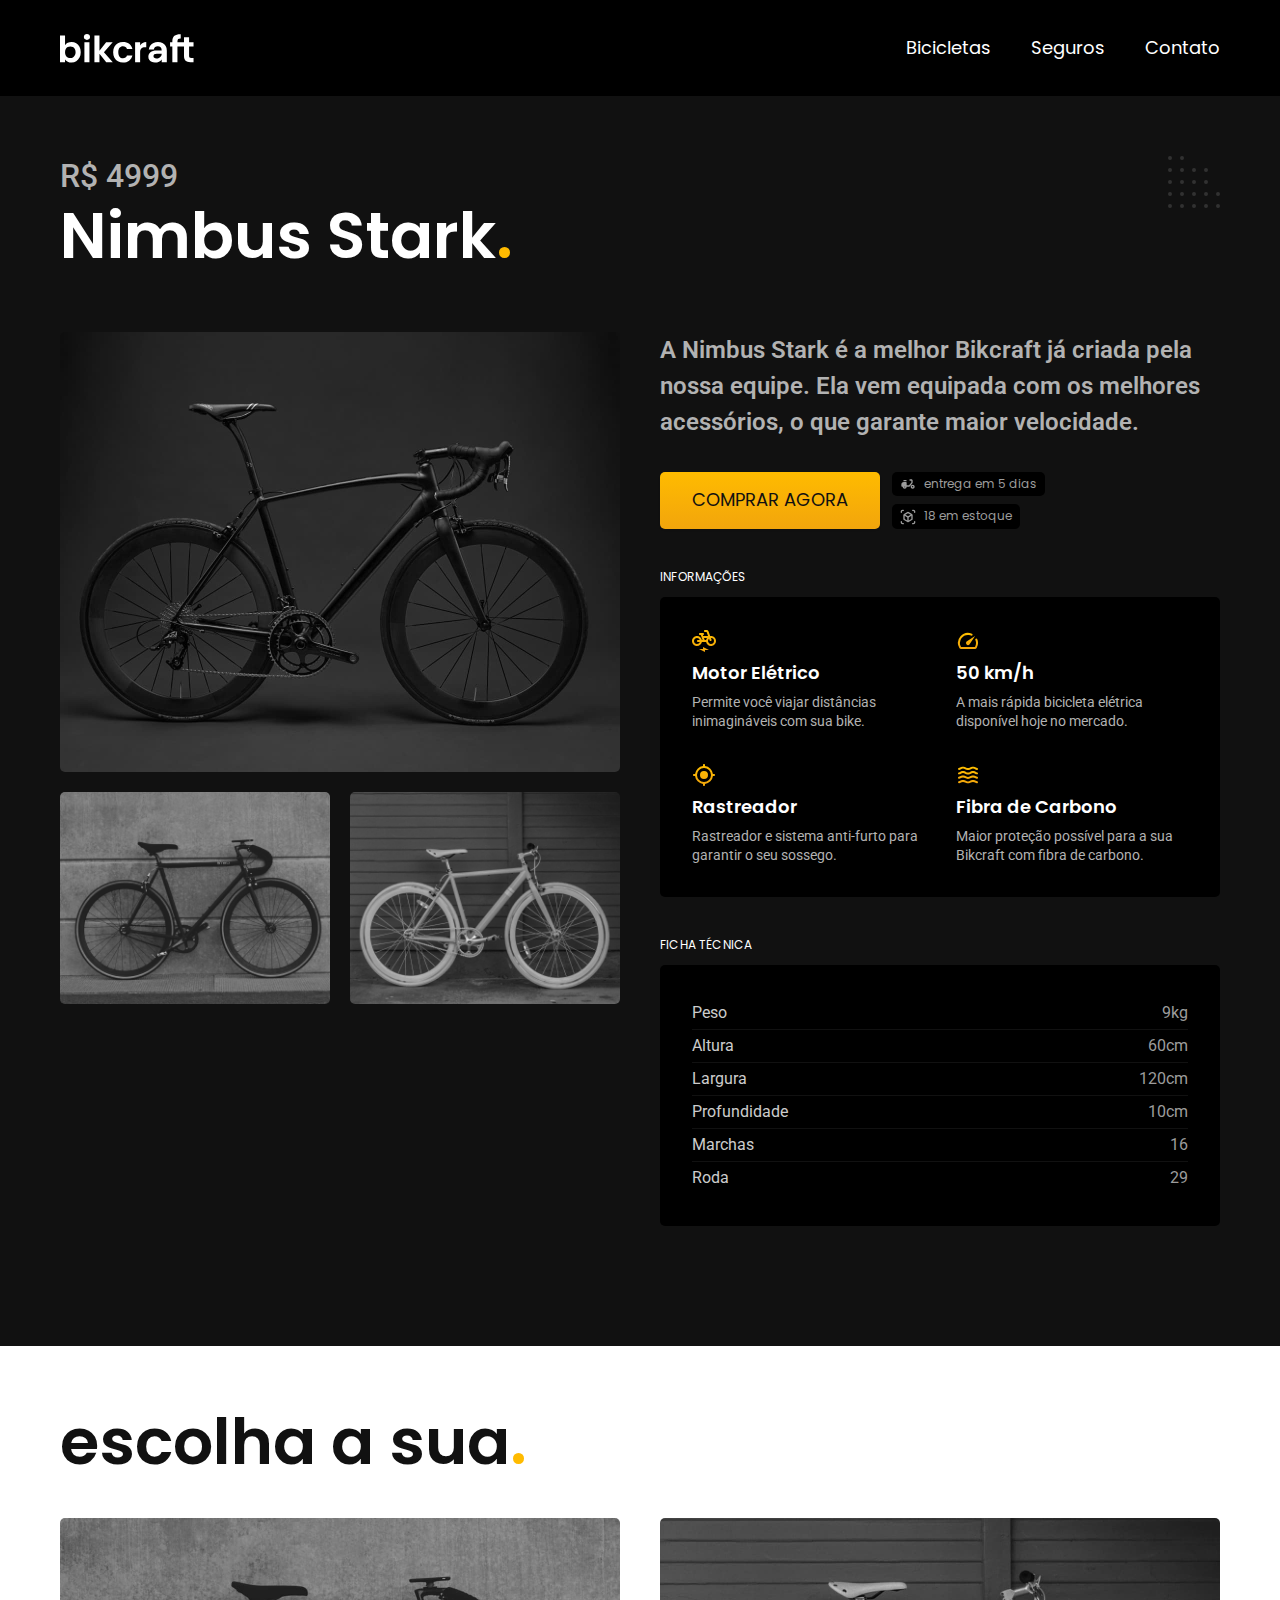
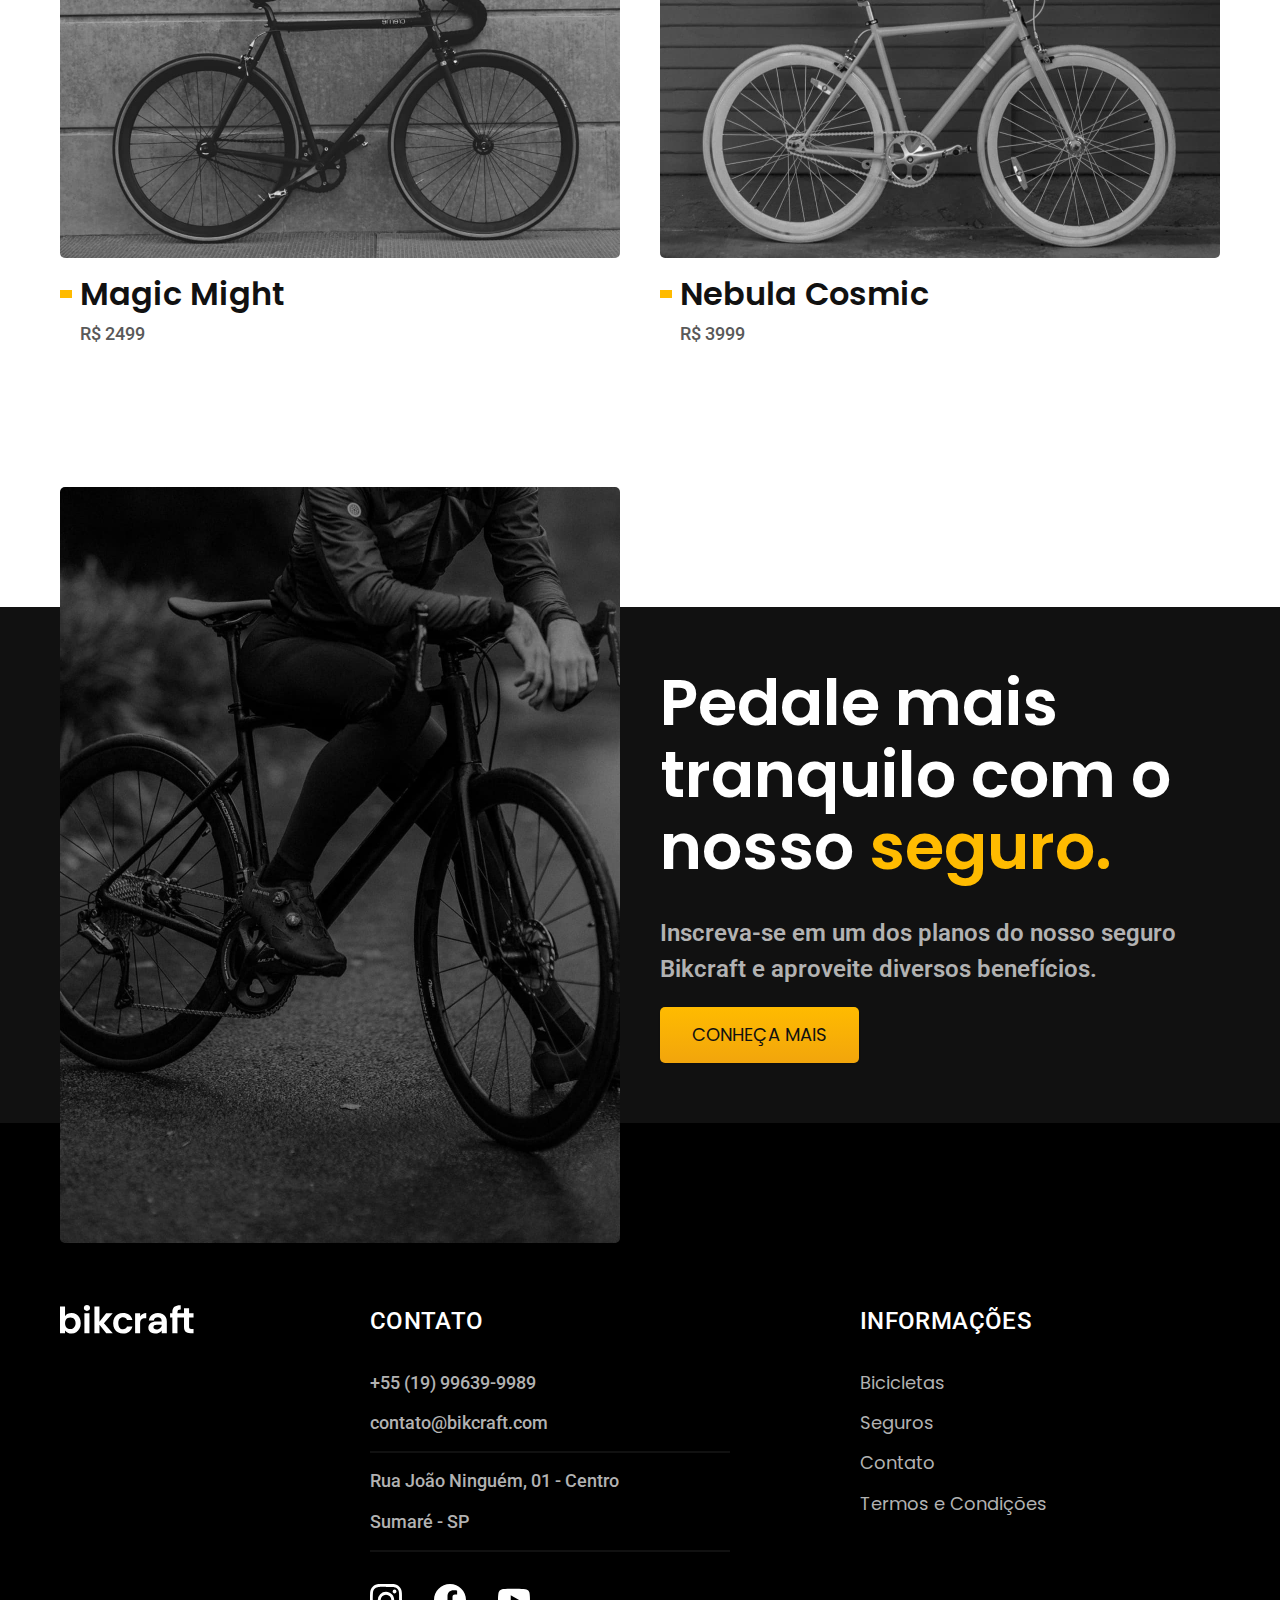
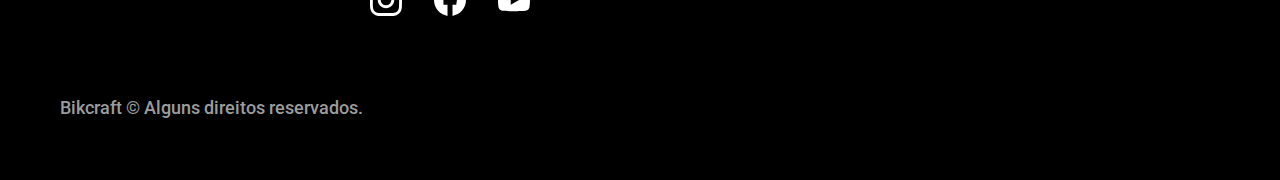
<file: bicicletas/nimbus.html>
<!DOCTYPE html>
<html lang="pt-br">

<head>
  <meta charset="UTF-8">
  <meta name="viewport" content="width=device-width, initial-scale=1.0">
  <title>Nimbus | Bikcraft</title>
  <meta name="description" content="Nimbus Stark.">
    <link rel="icon" href="../favicon.svg" type="image/svg+xml">

  <link rel="stylesheet" href="../css/style.css">
  <link rel="preconnect" href="https://fonts.googleapis.com">
  <link rel="preconnect" href="https://fonts.gstatic.com" crossorigin>
  <link href="https://fonts.googleapis.com/css2?family=Merriweather:ital,opsz,wght@1,18..144,900&family=Poppins:wght@400;600&family=Roboto:wght@100..900&display=swap" rel="stylesheet">
  <script>document.documentElement.classList.add('js');</script>
</head>

<body id="bicicleta">
  <header class="header-bg">
    <div class="header container">
      <a href="../">
        <img src="../img/bikcraft.svg" alt="Bikcraft">
      </a>

      <nav aria-label="primaria">
        <ul class="header-menu font-1-m cor-0">
          <li><a href="../bicicletas.html">Bicicletas</a></li>
          <li><a href="../seguros.html">Seguros</a></li>
          <li><a href="../contato.html">Contato</a></li>
        </ul>
      </nav>
    </div>
  </header>

  <main class="titulo-bg">
    <div>
      <div class="titulo container">
        <p class="font-2-xl cor-5">R$ 4999</p>
        <h1 class="font-1-xxl cor-0">Nimbus Stark<span class="cor-p1">.</span></h1>
      </div>
    </div>
    <div class="bicicleta container">
      <div class="bicicleta-imagens">
        <img src="../img/bicicleta/nimbus1.jpg" alt="Bicicleta 1">
        <img src="../img/bicicleta/nimbus2.jpg" alt="Bicicleta 2">
        <img src="../img/bicicleta/nimbus3.jpg" alt="Bicicleta 3">
      </div>
      <div class="bicicleta-conteudo">
        <p class="font-2-l cor-5">A Nimbus Stark é a melhor Bikcraft já criada pela nossa equipe. Ela vem equipada com os melhores acessórios, o que garante maior velocidade.</p>
        <div class="bicicleta-comprar">
          <a class="botao" href="../orcamento.html?tipo=bikcraft&produto=nimbus">Comprar Agora</a>
          <span class="font-1-xs cor-6"><img src="../img/icones/entrega.svg" alt=""> entrega em 5 dias</span>
          <span class="font-1-xs cor-6"><img src="../img/icones/estoque.svg" alt=""> 18 em estoque</span>
        </div>
        <h2 class="font-1-xs cor-0">Informações</h2>
        <ul class="bicicleta-informacoes">
          <li>
            <img src="../img/icones/eletrica.svg" alt="">
            <h3 class="font-1-m-b cor-0">Motor Elétrico</h3>
            <p class="font-2-xs cor-5">Permite você viajar distâncias inimagináveis com sua bike.</p>
          </li>
          <li>
            <img src="../img/icones/velocidade.svg" alt="">
            <h3 class="font-1-m-b cor-0">50 km/h</h3>
            <p class="font-2-xs cor-5">A mais rápida bicicleta elétrica disponível hoje no mercado.</p>
          </li>
          <li>
            <img src="../img/icones/rastreador.svg" alt="">
            <h3 class="font-1-m-b cor-0">Rastreador</h3>
            <p class="font-2-xs cor-5">Rastreador e sistema anti-furto para garantir o seu sossego.</p>
          </li>
          <li>
            <img src="../img/icones/carbono.svg" alt="">
            <h3 class="font-1-m-b cor-0">Fibra de Carbono</h3>
            <p class="font-2-xs cor-5">Maior proteção possível para a sua Bikcraft com fibra de carbono.</p>
          </li>
        </ul>
        <h2 class="font-1-xs cor-0">Ficha Técnica</h2>
        <ul class="bicicleta-ficha font-2-s cor-4">
          <li>Peso <span>9kg</span></li>
          <li>Altura <span>60cm</span></li>
          <li>Largura <span>120cm</span></li>
          <li>Profundidade <span>10cm</span></li>
          <li>Marchas <span>16</span></li>
          <li>Roda <span>29</span></li>
        </ul>
      </div>
    </div>
  </main>

  <article class="bicicletas-lista container">
    <h2 class="font-1-xxl">escolha a sua<span class="cor-p1">.</span></h2>

    <ul>
      <li>
        <a href="./magic.html">
          <img src="../img/bicicletas/magic.jpg" alt="Bicicleta preta">
          <h3 class="font-1-xl">Magic Might</h3>
          <span class="font-2-m cor-8">R$ 2499</span>
        </a>
      </li>
      <li>
        <a href="./nebula.html">
          <img src="../img/bicicletas/nebula.jpg" alt="Bicicleta preta">
          <h3 class="font-1-xl">Nebula Cosmic</h3>
          <span class="font-2-m cor-8">R$ 3999</span>
        </a>
      </li>
    </ul>

  </article>

  <article class="seguro-bg">
    <div class="seguro container">
      <div class="seguro-imagem">
        <img src="../img/fotos/seguros.jpg" alt="Pessoa parada em cima de uma bicicleta">
      </div>
      <div class="seguro-conteudo">
        <h2 class="font-1-xxl cor-0">Pedale mais tranquilo com o nosso <span class="cor-p1">seguro.</span></h2>
        <p class="font-2-l cor-5">Inscreva-se em um dos planos do nosso seguro Bikcraft e aproveite diversos benefícios.</p>
        <a class="botao" href="../seguros.html">Conheça Mais</a>
      </div>
    </div>
  </article>

  <footer class="footer-bg">
    <div class="footer container">
      <img src="../img/bikcraft.svg" alt="Bikcraft">
      <div class="footer-contato">
        <h3 class="font-2-l-b cor-0">Contato</h3>
        <ul class="font-2-m cor-5">
          <li><a href="tel:+5519996399989">+55 (19) 99639-9989</a></li>
          <li><a href="mailto:contato@bikcraft.com">contato@bikcraft.com</a></li>
          <li><a href="mailto:contato@bikcraft.com">Rua João Ninguém, 01 - Centro</a></li>
          <li>Sumaré - SP</li>
        </ul>
        <div class="footer-redes">
          <a href="../">
            <img src="../img/redes/instagram.svg" alt="Instagram">
          </a>
          <a href="../">
            <img src="../img/redes/facebook.svg" alt="Facebook">
          </a>
          <a href="../">
            <img src="../img/redes/youtube.svg" alt="Youtube">
          </a>
        </div>
      </div>
      <div class="footer-informacoes">
        <h3 class="font-2-l-b cor-0">Informações</h3>
        <nav>
          <ul class="font-1-m cor-5">
            <li><a href="../bicicletas.html">Bicicletas</a></li>
            <li><a href="../seguros.html">Seguros</a></li>
            <li><a href="../contato.html">Contato</a></li>
            <li><a href="../termos.html">Termos e Condições</a></li>
          </ul>
        </nav>
      </div>
      <p class="footer-copy font-2-m cor-6">Bikcraft © Alguns direitos reservados.</p>
    </div>

  </footer>
  <script src="../js/script.js"></script>
</body>

</html>
</file>
<file: css/style.css>
@import "./global/header.css";
@import "./global/global.css";
@import "./utilidades/tipografia.css";
@import "./utilidades/cores.css";
@import "./global/footer.css";
/* Utilidades*/
@import "./utilidades/componentes.css";
@import "./utilidades/formulario.css";
@import "./utilidades/animacao.css";
/* Home */
@import "./home/introducao.css";
@import "./home/tecnologia.css";
@import "./home/parceiros.css";
@import "./home/depoimento.css";
/* Bicicletas */
@import "./bicicletas/bicicletas-lista.css";
@import "./bicicletas/bicicletas.css";
/* Bicicleta */
@import "./bicicleta/bicicleta.css";
/* Seguros */
@import "./seguros/seguros.css";
@import "./seguros/vantagens.css";
@import "./seguros/perguntas.css";
/* Seguro*/
@import "./bicicleta/seguro.css";
/* Contato */
@import "./contato/contato.css";
@import "./contato/lojas.css";
/* Orçamento */
@import "./orcamento/orcamento.css";
/* termos */
@import "./termos/termos.css";
/* Plugin */
</file>
